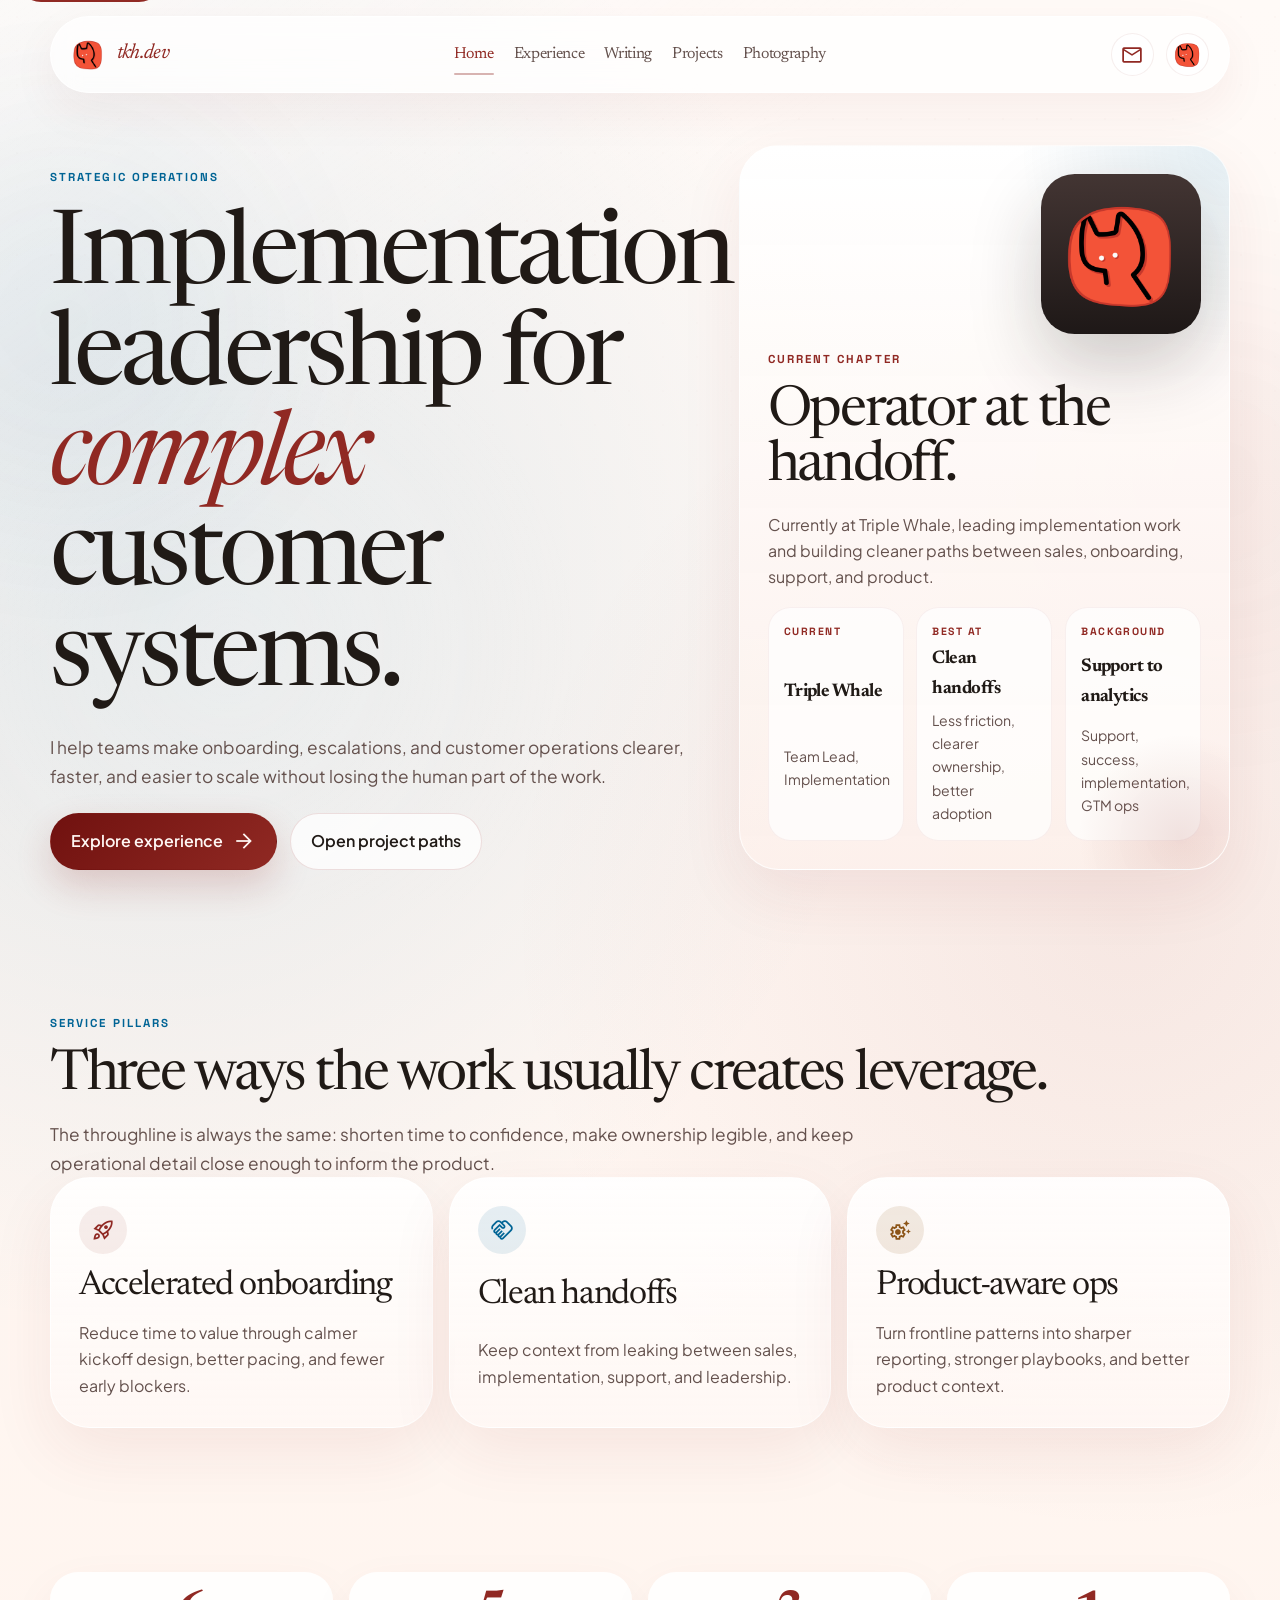
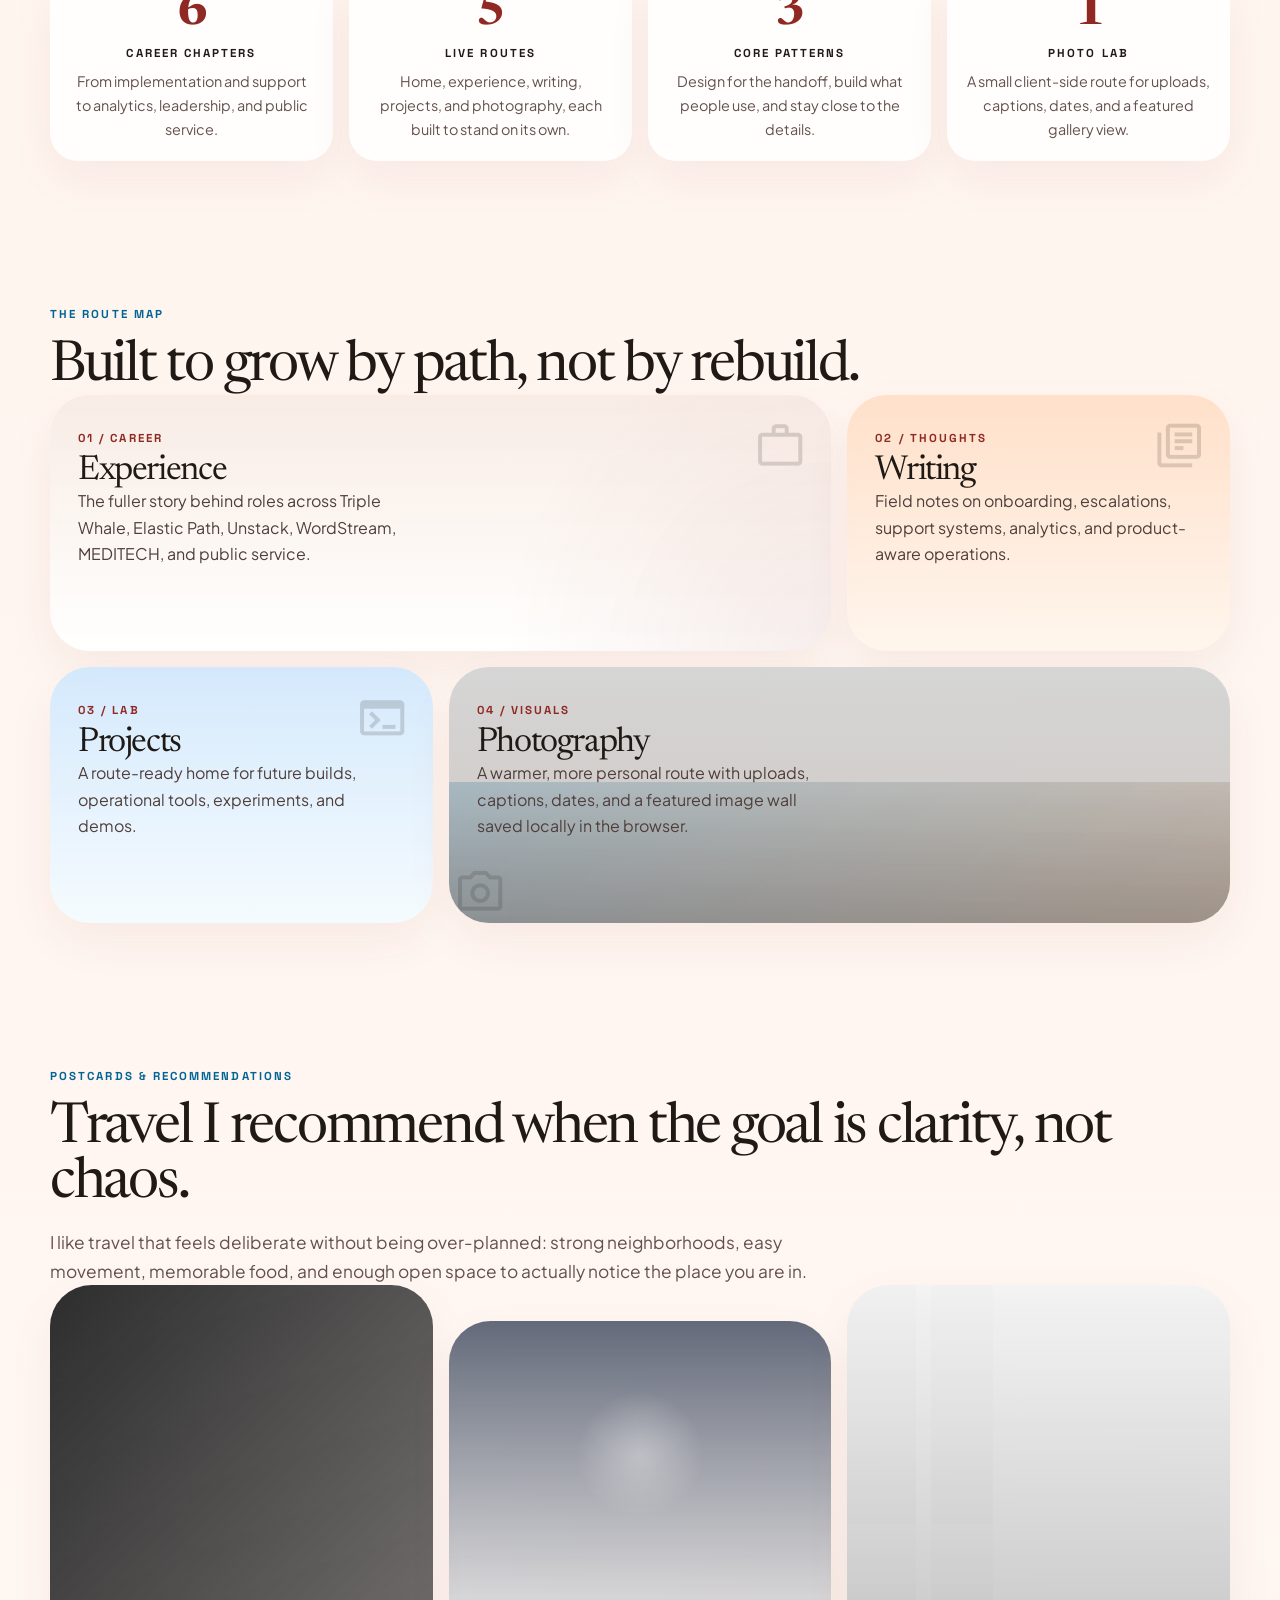
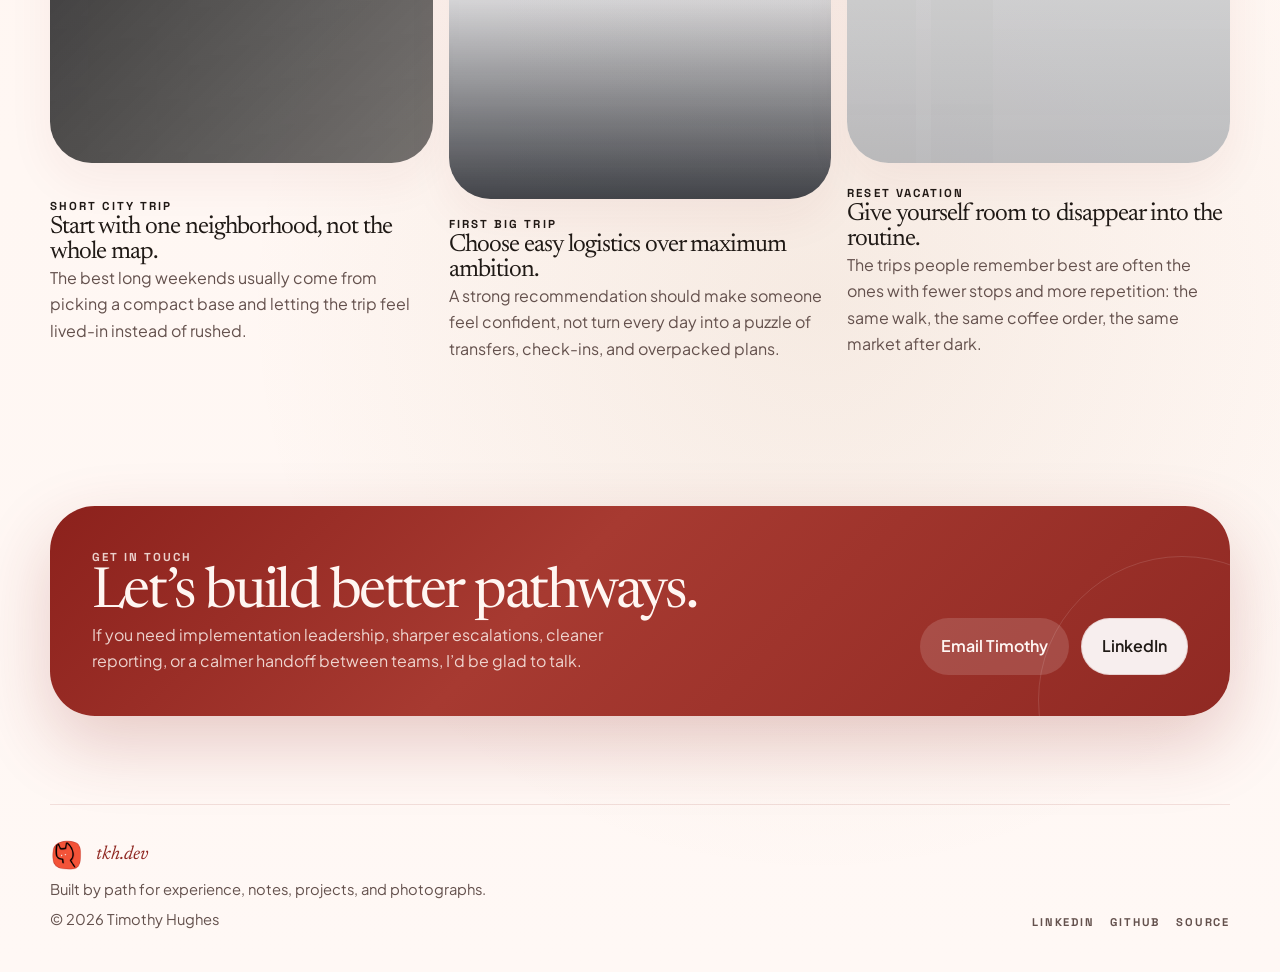
<file: index.html>
<!doctype html>
<html lang="en">
  <head>
    <meta charset="utf-8">
    <meta name="viewport" content="width=device-width, initial-scale=1">
    <title>Timothy Hughes | tkh.dev</title>
    <meta
      name="description"
      content="The home base for Timothy Hughes: implementation leadership, customer operations, writing, projects, and photography on tkh.dev."
    >
    <meta name="theme-color" content="#902923">
    <link rel="icon" href="/assets/favicon.png" type="image/png">
    <link rel="preconnect" href="https://fonts.googleapis.com">
    <link rel="preconnect" href="https://fonts.gstatic.com" crossorigin>
    <link
      href="https://fonts.googleapis.com/css2?family=Newsreader:ital,opsz,wght@0,6..72,200..800;1,6..72,200..800&amp;family=Plus+Jakarta+Sans:wght@200..800&amp;family=Space+Grotesk:wght@400;500;700&amp;family=Material+Symbols+Outlined:wght,FILL@100..700,0..1&amp;display=swap"
      rel="stylesheet"
    >
    <link rel="stylesheet" href="/styles.css">
    <script defer src="/script.js"></script>
  </head>
  <body data-page="home">
    <a class="skip-link" href="#content">Skip to content</a>
    <div class="page-glow page-glow-left" aria-hidden="true"></div>
    <div class="page-glow page-glow-right" aria-hidden="true"></div>

    <header class="site-header">
      <div class="shell header-inner">
        <a class="brand" href="/">
          <img class="brand-logo" src="/assets/logo-red.png" alt="" aria-hidden="true">
          <span class="brand-wordmark">tkh.dev</span>
        </a>
        <nav class="site-nav" aria-label="Primary">
          <a data-nav href="/">Home</a>
          <a data-nav href="/experience/">Experience</a>
          <a data-nav href="/writing/">Writing</a>
          <a data-nav href="/projects/">Projects</a>
          <a data-nav href="/photograph/">Photography</a>
        </nav>
        <div class="header-actions">
          <a class="icon-button" href="mailto:tk.hughes51@gmail.com">
            <span class="material-symbols-outlined" aria-hidden="true">mail</span>
            <span class="visually-hidden">Email Timothy Hughes</span>
          </a>
          <a class="header-badge" href="https://www.linkedin.com/in/tkhughes" target="_blank" rel="noreferrer">
            <img src="/assets/logo-red.png" alt="" aria-hidden="true">
            <span class="visually-hidden">LinkedIn profile</span>
          </a>
        </div>
      </div>
    </header>

    <main id="content">
      <section class="section shell home-hero">
        <div class="hero-copy" data-reveal>
          <p class="eyebrow">Strategic operations</p>
          <h1>Implementation leadership for <span class="accent-word">complex</span> customer systems.</h1>
          <p class="lead">
            I help teams make onboarding, escalations, and customer operations clearer, faster, and
            easier to scale without losing the human part of the work.
          </p>
          <div class="cta-row">
            <a class="button button-primary" href="/experience/">
              Explore experience
              <span class="material-symbols-outlined" aria-hidden="true">arrow_forward</span>
            </a>
            <a class="button button-secondary" href="/projects/">Open project paths</a>
          </div>
        </div>

        <article class="panel hero-figure" data-reveal>
          <div class="hero-seal">
            <img src="/assets/logo-red.png" alt="" aria-hidden="true">
          </div>
          <p class="panel-kicker">Current chapter</p>
          <h2>Operator at the handoff.</h2>
          <p class="hero-figure-copy">
            Currently at Triple Whale, leading implementation work and building cleaner paths between
            sales, onboarding, support, and product.
          </p>
          <div class="hero-mini-grid" aria-label="Quick highlights">
            <article class="hero-mini-card">
              <span class="hero-mini-label">Current</span>
              <strong>Triple Whale</strong>
              <span>Team Lead, Implementation</span>
            </article>
            <article class="hero-mini-card">
              <span class="hero-mini-label">Best at</span>
              <strong>Clean handoffs</strong>
              <span>Less friction, clearer ownership, better adoption</span>
            </article>
            <article class="hero-mini-card">
              <span class="hero-mini-label">Background</span>
              <strong>Support to analytics</strong>
              <span>Support, success, implementation, GTM ops</span>
            </article>
          </div>
        </article>
      </section>

      <section class="section shell">
        <div class="section-heading" data-reveal>
          <p class="eyebrow">Service pillars</p>
          <h2>Three ways the work usually creates leverage.</h2>
          <p class="section-copy">
            The throughline is always the same: shorten time to confidence, make ownership legible,
            and keep operational detail close enough to inform the product.
          </p>
        </div>

        <div class="service-grid">
          <article class="panel service-card" data-reveal>
            <div class="service-icon">
              <span class="material-symbols-outlined" aria-hidden="true">rocket_launch</span>
            </div>
            <h3>Accelerated onboarding</h3>
            <p>Reduce time to value through calmer kickoff design, better pacing, and fewer early blockers.</p>
          </article>

          <article class="panel service-card" data-reveal>
            <div class="service-icon">
              <span class="material-symbols-outlined" aria-hidden="true">handshake</span>
            </div>
            <h3>Clean handoffs</h3>
            <p>Keep context from leaking between sales, implementation, support, and leadership.</p>
          </article>

          <article class="panel service-card" data-reveal>
            <div class="service-icon">
              <span class="material-symbols-outlined" aria-hidden="true">settings_suggest</span>
            </div>
            <h3>Product-aware ops</h3>
            <p>Turn frontline patterns into sharper reporting, stronger playbooks, and better product context.</p>
          </article>
        </div>
      </section>

      <section class="section shell">
        <div class="stat-grid">
          <article class="stat-card" data-reveal>
            <strong class="stat-value">6</strong>
            <span class="stat-label">Career chapters</span>
            <p>From implementation and support to analytics, leadership, and public service.</p>
          </article>

          <article class="stat-card" data-reveal>
            <strong class="stat-value">5</strong>
            <span class="stat-label">Live routes</span>
            <p>Home, experience, writing, projects, and photography, each built to stand on its own.</p>
          </article>

          <article class="stat-card" data-reveal>
            <strong class="stat-value">3</strong>
            <span class="stat-label">Core patterns</span>
            <p>Design for the handoff, build what people use, and stay close to the details.</p>
          </article>

          <article class="stat-card" data-reveal>
            <strong class="stat-value">1</strong>
            <span class="stat-label">Photo lab</span>
            <p>A small client-side route for uploads, captions, dates, and a featured gallery view.</p>
          </article>
        </div>
      </section>

      <section class="section shell">
        <div class="section-heading" data-reveal>
          <p class="eyebrow">The route map</p>
          <h2>Built to grow by path, not by rebuild.</h2>
        </div>

        <div class="route-map-grid">
          <a class="route-map-card route-map-card-large route-map-experience" href="/experience/" data-reveal>
            <div>
              <span class="route-map-number">01 / Career</span>
              <h3>Experience</h3>
              <p>The fuller story behind roles across Triple Whale, Elastic Path, Unstack, WordStream, MEDITECH, and public service.</p>
            </div>
            <span class="route-map-icon material-symbols-outlined" aria-hidden="true">work</span>
          </a>

          <a class="route-map-card route-map-card-small route-map-writing" href="/writing/" data-reveal>
            <div>
              <span class="route-map-number">02 / Thoughts</span>
              <h3>Writing</h3>
              <p>Field notes on onboarding, escalations, support systems, analytics, and product-aware operations.</p>
            </div>
            <span class="route-map-icon material-symbols-outlined" aria-hidden="true">library_books</span>
          </a>

          <a class="route-map-card route-map-card-small route-map-projects" href="/projects/" data-reveal>
            <div>
              <span class="route-map-number">03 / Lab</span>
              <h3>Projects</h3>
              <p>A route-ready home for future builds, operational tools, experiments, and demos.</p>
            </div>
            <span class="route-map-icon material-symbols-outlined" aria-hidden="true">terminal</span>
          </a>

          <a class="route-map-card route-map-card-wide route-map-photography" href="/photograph/" data-reveal>
            <div>
              <span class="route-map-number">04 / Visuals</span>
              <h3>Photography</h3>
              <p>A warmer, more personal route with uploads, captions, dates, and a featured image wall saved locally in the browser.</p>
            </div>
            <span class="route-map-icon material-symbols-outlined" aria-hidden="true">photo_camera</span>
          </a>
        </div>
      </section>

      <section class="section shell" id="travel-recommendations">
        <div class="section-heading" data-reveal>
          <p class="eyebrow">Postcards &amp; recommendations</p>
          <h2>Travel I recommend when the goal is clarity, not chaos.</h2>
          <p class="section-copy">
            I like travel that feels deliberate without being over-planned: strong neighborhoods,
            easy movement, memorable food, and enough open space to actually notice the place you
            are in.
          </p>
        </div>

        <div class="postcard-grid">
          <article class="postcard-card postcard-short" data-reveal>
            <div class="postcard-visual" aria-hidden="true"></div>
            <div>
              <p class="postcard-meta">Short city trip</p>
              <h3 class="postcard-title">Start with one neighborhood, not the whole map.</h3>
              <p class="postcard-copy">
                The best long weekends usually come from picking a compact base and letting the trip
                feel lived-in instead of rushed.
              </p>
            </div>
          </article>

          <article class="postcard-card postcard-first" data-reveal>
            <div class="postcard-visual" aria-hidden="true"></div>
            <div>
              <p class="postcard-meta">First big trip</p>
              <h3 class="postcard-title">Choose easy logistics over maximum ambition.</h3>
              <p class="postcard-copy">
                A strong recommendation should make someone feel confident, not turn every day into a
                puzzle of transfers, check-ins, and overpacked plans.
              </p>
            </div>
          </article>

          <article class="postcard-card postcard-reset" data-reveal>
            <div class="postcard-visual" aria-hidden="true"></div>
            <div>
              <p class="postcard-meta">Reset vacation</p>
              <h3 class="postcard-title">Give yourself room to disappear into the routine.</h3>
              <p class="postcard-copy">
                The trips people remember best are often the ones with fewer stops and more repetition:
                the same walk, the same coffee order, the same market after dark.
              </p>
            </div>
          </article>
        </div>
      </section>

      <section class="section shell">
        <div class="cta-band" data-reveal>
          <div>
            <p class="eyebrow">Get in touch</p>
            <h2>Let’s build better pathways.</h2>
            <p>
              If you need implementation leadership, sharper escalations, cleaner reporting, or a
              calmer handoff between teams, I’d be glad to talk.
            </p>
          </div>

          <div class="cta-band-actions">
            <a class="button button-primary" href="mailto:tk.hughes51@gmail.com">Email Timothy</a>
            <a class="button button-secondary" href="https://www.linkedin.com/in/tkhughes" target="_blank" rel="noreferrer">LinkedIn</a>
          </div>
        </div>
      </section>
    </main>

    <footer class="site-footer">
      <div class="shell footer-inner">
        <div class="footer-copy">
          <a class="footer-brand" href="/">
            <img class="footer-logo" src="/assets/logo-red.png" alt="" aria-hidden="true">
            <span>tkh.dev</span>
          </a>
          <p>Built by path for experience, notes, projects, and photographs.</p>
          <p>&copy; <span data-year></span> Timothy Hughes</p>
        </div>

        <div class="footer-links">
          <a href="https://www.linkedin.com/in/tkhughes" target="_blank" rel="noreferrer">LinkedIn</a>
          <a href="https://github.com/tim-k-hughes" target="_blank" rel="noreferrer">GitHub</a>
          <a href="https://github.com/tim-k-hughes/tkh.dev" target="_blank" rel="noreferrer">Source</a>
        </div>
      </div>
    </footer>
  </body>
</html>
</file>
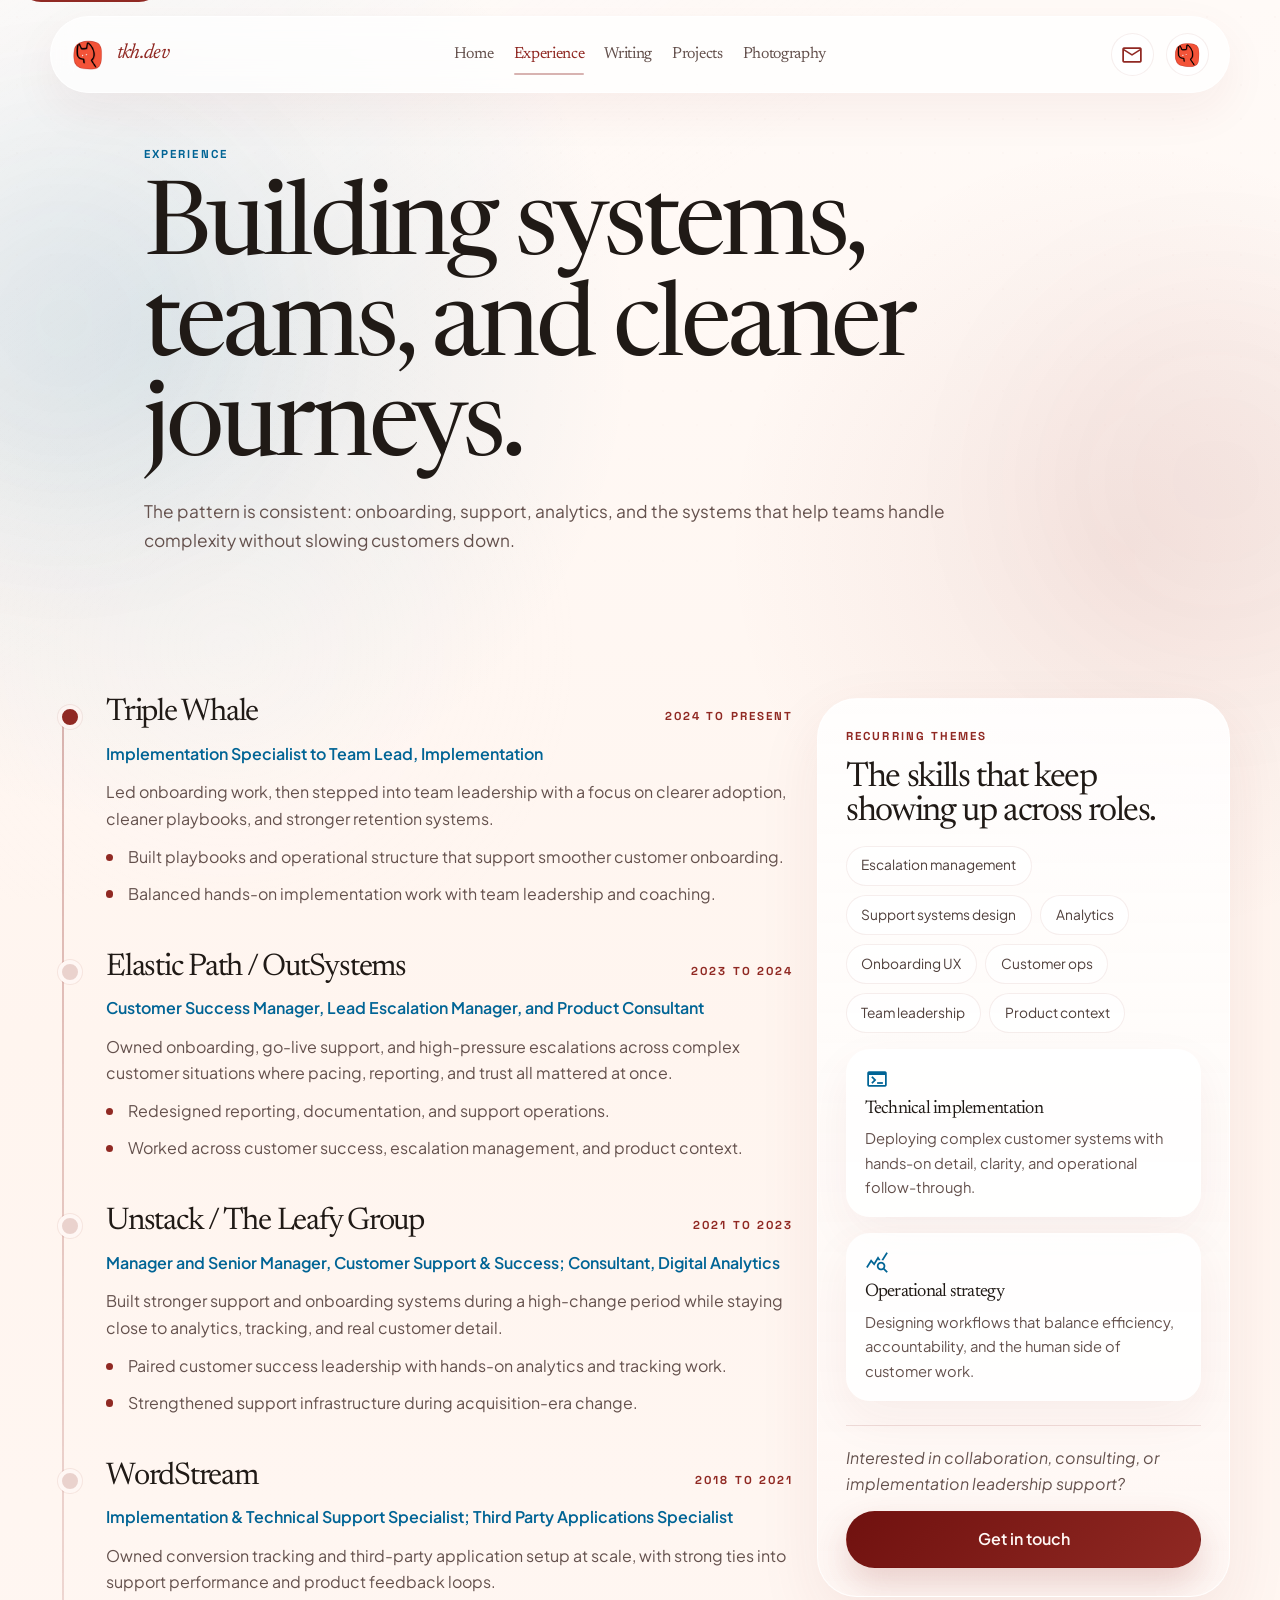
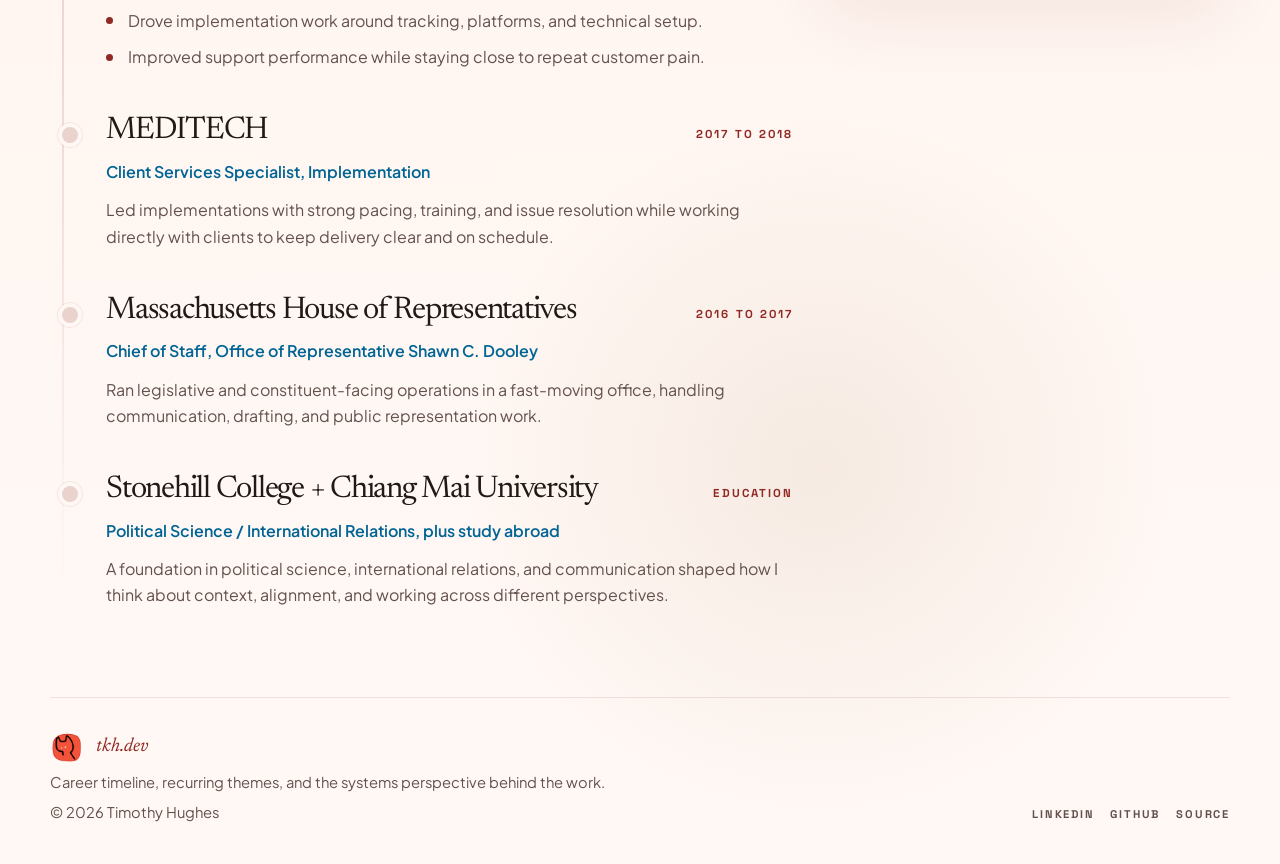
<file: experience/index.html>
<!doctype html>
<html lang="en">
  <head>
    <meta charset="utf-8">
    <meta name="viewport" content="width=device-width, initial-scale=1">
    <title>Experience | Timothy Hughes</title>
    <meta
      name="description"
      content="Career experience for Timothy Hughes across Triple Whale, Elastic Path, Unstack, WordStream, MEDITECH, and public service."
    >
    <meta name="theme-color" content="#902923">
    <link rel="icon" href="/assets/favicon.png" type="image/png">
    <link rel="preconnect" href="https://fonts.googleapis.com">
    <link rel="preconnect" href="https://fonts.gstatic.com" crossorigin>
    <link
      href="https://fonts.googleapis.com/css2?family=Newsreader:ital,opsz,wght@0,6..72,200..800;1,6..72,200..800&amp;family=Plus+Jakarta+Sans:wght@200..800&amp;family=Space+Grotesk:wght@400;500;700&amp;family=Material+Symbols+Outlined:wght,FILL@100..700,0..1&amp;display=swap"
      rel="stylesheet"
    >
    <link rel="stylesheet" href="/styles.css">
    <script defer src="/script.js"></script>
  </head>
  <body data-page="experience">
    <a class="skip-link" href="#content">Skip to content</a>
    <div class="page-glow page-glow-left" aria-hidden="true"></div>
    <div class="page-glow page-glow-right" aria-hidden="true"></div>

    <header class="site-header">
      <div class="shell header-inner">
        <a class="brand" href="/">
          <img class="brand-logo" src="/assets/logo-red.png" alt="" aria-hidden="true">
          <span class="brand-wordmark">tkh.dev</span>
        </a>
        <nav class="site-nav" aria-label="Primary">
          <a data-nav href="/">Home</a>
          <a data-nav href="/experience/">Experience</a>
          <a data-nav href="/writing/">Writing</a>
          <a data-nav href="/projects/">Projects</a>
          <a data-nav href="/photograph/">Photography</a>
        </nav>
        <div class="header-actions">
          <a class="icon-button" href="mailto:tk.hughes51@gmail.com">
            <span class="material-symbols-outlined" aria-hidden="true">mail</span>
            <span class="visually-hidden">Email Timothy Hughes</span>
          </a>
          <a class="header-badge" href="https://www.linkedin.com/in/tkhughes" target="_blank" rel="noreferrer">
            <img src="/assets/logo-red.png" alt="" aria-hidden="true">
            <span class="visually-hidden">LinkedIn profile</span>
          </a>
        </div>
      </div>
    </header>

    <main id="content">
      <section class="section shell experience-hero">
        <div class="page-intro" data-reveal>
          <p class="eyebrow">Experience</p>
          <h1>Building systems, teams, and cleaner journeys.</h1>
          <p class="lead">
            The pattern is consistent: onboarding, support, analytics, and the systems that help
            teams handle complexity without slowing customers down.
          </p>
        </div>
      </section>

      <section class="section shell experience-layout-new">
        <section class="timeline" aria-label="Career timeline">
          <article class="timeline-item is-current" data-reveal>
            <span class="timeline-node" aria-hidden="true"></span>
            <div class="timeline-header">
              <h2 class="timeline-role">Triple Whale</h2>
              <span class="timeline-date">2024 to present</span>
            </div>
            <p class="timeline-company">Implementation Specialist to Team Lead, Implementation</p>
            <p class="timeline-copy">
              Led onboarding work, then stepped into team leadership with a focus on clearer adoption,
              cleaner playbooks, and stronger retention systems.
            </p>
            <ul class="timeline-list">
              <li>Built playbooks and operational structure that support smoother customer onboarding.</li>
              <li>Balanced hands-on implementation work with team leadership and coaching.</li>
            </ul>
          </article>

          <article class="timeline-item" data-reveal>
            <span class="timeline-node" aria-hidden="true"></span>
            <div class="timeline-header">
              <h2 class="timeline-role">Elastic Path / OutSystems</h2>
              <span class="timeline-date">2023 to 2024</span>
            </div>
            <p class="timeline-company">Customer Success Manager, Lead Escalation Manager, and Product Consultant</p>
            <p class="timeline-copy">
              Owned onboarding, go-live support, and high-pressure escalations across complex customer
              situations where pacing, reporting, and trust all mattered at once.
            </p>
            <ul class="timeline-list">
              <li>Redesigned reporting, documentation, and support operations.</li>
              <li>Worked across customer success, escalation management, and product context.</li>
            </ul>
          </article>

          <article class="timeline-item" data-reveal>
            <span class="timeline-node" aria-hidden="true"></span>
            <div class="timeline-header">
              <h2 class="timeline-role">Unstack / The Leafy Group</h2>
              <span class="timeline-date">2021 to 2023</span>
            </div>
            <p class="timeline-company">Manager and Senior Manager, Customer Support &amp; Success; Consultant, Digital Analytics</p>
            <p class="timeline-copy">
              Built stronger support and onboarding systems during a high-change period while staying
              close to analytics, tracking, and real customer detail.
            </p>
            <ul class="timeline-list">
              <li>Paired customer success leadership with hands-on analytics and tracking work.</li>
              <li>Strengthened support infrastructure during acquisition-era change.</li>
            </ul>
          </article>

          <article class="timeline-item" data-reveal>
            <span class="timeline-node" aria-hidden="true"></span>
            <div class="timeline-header">
              <h2 class="timeline-role">WordStream</h2>
              <span class="timeline-date">2018 to 2021</span>
            </div>
            <p class="timeline-company">Implementation &amp; Technical Support Specialist; Third Party Applications Specialist</p>
            <p class="timeline-copy">
              Owned conversion tracking and third-party application setup at scale, with strong ties
              into support performance and product feedback loops.
            </p>
            <ul class="timeline-list">
              <li>Drove implementation work around tracking, platforms, and technical setup.</li>
              <li>Improved support performance while staying close to repeat customer pain.</li>
            </ul>
          </article>

          <article class="timeline-item" data-reveal>
            <span class="timeline-node" aria-hidden="true"></span>
            <div class="timeline-header">
              <h2 class="timeline-role">MEDITECH</h2>
              <span class="timeline-date">2017 to 2018</span>
            </div>
            <p class="timeline-company">Client Services Specialist, Implementation</p>
            <p class="timeline-copy">
              Led implementations with strong pacing, training, and issue resolution while working
              directly with clients to keep delivery clear and on schedule.
            </p>
          </article>

          <article class="timeline-item" data-reveal>
            <span class="timeline-node" aria-hidden="true"></span>
            <div class="timeline-header">
              <h2 class="timeline-role">Massachusetts House of Representatives</h2>
              <span class="timeline-date">2016 to 2017</span>
            </div>
            <p class="timeline-company">Chief of Staff, Office of Representative Shawn C. Dooley</p>
            <p class="timeline-copy">
              Ran legislative and constituent-facing operations in a fast-moving office, handling
              communication, drafting, and public representation work.
            </p>
          </article>

          <article class="timeline-item" data-reveal>
            <span class="timeline-node" aria-hidden="true"></span>
            <div class="timeline-header">
              <h2 class="timeline-role">Stonehill College + Chiang Mai University</h2>
              <span class="timeline-date">Education</span>
            </div>
            <p class="timeline-company">Political Science / International Relations, plus study abroad</p>
            <p class="timeline-copy">
              A foundation in political science, international relations, and communication shaped how
              I think about context, alignment, and working across different perspectives.
            </p>
          </article>
        </section>

        <aside data-reveal>
          <div class="panel theme-panel">
            <p class="panel-kicker">Recurring themes</p>
            <h3>The skills that keep showing up across roles.</h3>
            <div class="theme-chip-row">
              <span class="theme-chip">Escalation management</span>
              <span class="theme-chip">Support systems design</span>
              <span class="theme-chip">Analytics</span>
              <span class="theme-chip">Onboarding UX</span>
              <span class="theme-chip">Customer ops</span>
              <span class="theme-chip">Team leadership</span>
              <span class="theme-chip">Product context</span>
            </div>

            <div class="competency-list">
              <article class="competency-card">
                <span class="competency-icon material-symbols-outlined" aria-hidden="true">terminal</span>
                <h4>Technical implementation</h4>
                <p>Deploying complex customer systems with hands-on detail, clarity, and operational follow-through.</p>
              </article>

              <article class="competency-card">
                <span class="competency-icon material-symbols-outlined" aria-hidden="true">query_stats</span>
                <h4>Operational strategy</h4>
                <p>Designing workflows that balance efficiency, accountability, and the human side of customer work.</p>
              </article>
            </div>

            <div class="experience-cta">
              <p>Interested in collaboration, consulting, or implementation leadership support?</p>
              <a class="button button-primary" href="mailto:tk.hughes51@gmail.com">Get in touch</a>
            </div>
          </div>
        </aside>
      </section>
    </main>

    <footer class="site-footer">
      <div class="shell footer-inner">
        <div class="footer-copy">
          <a class="footer-brand" href="/">
            <img class="footer-logo" src="/assets/logo-red.png" alt="" aria-hidden="true">
            <span>tkh.dev</span>
          </a>
          <p>Career timeline, recurring themes, and the systems perspective behind the work.</p>
          <p>&copy; <span data-year></span> Timothy Hughes</p>
        </div>

        <div class="footer-links">
          <a href="https://www.linkedin.com/in/tkhughes" target="_blank" rel="noreferrer">LinkedIn</a>
          <a href="https://github.com/tim-k-hughes" target="_blank" rel="noreferrer">GitHub</a>
          <a href="https://github.com/tim-k-hughes/tkh.dev" target="_blank" rel="noreferrer">Source</a>
        </div>
      </div>
    </footer>
  </body>
</html>
</file>
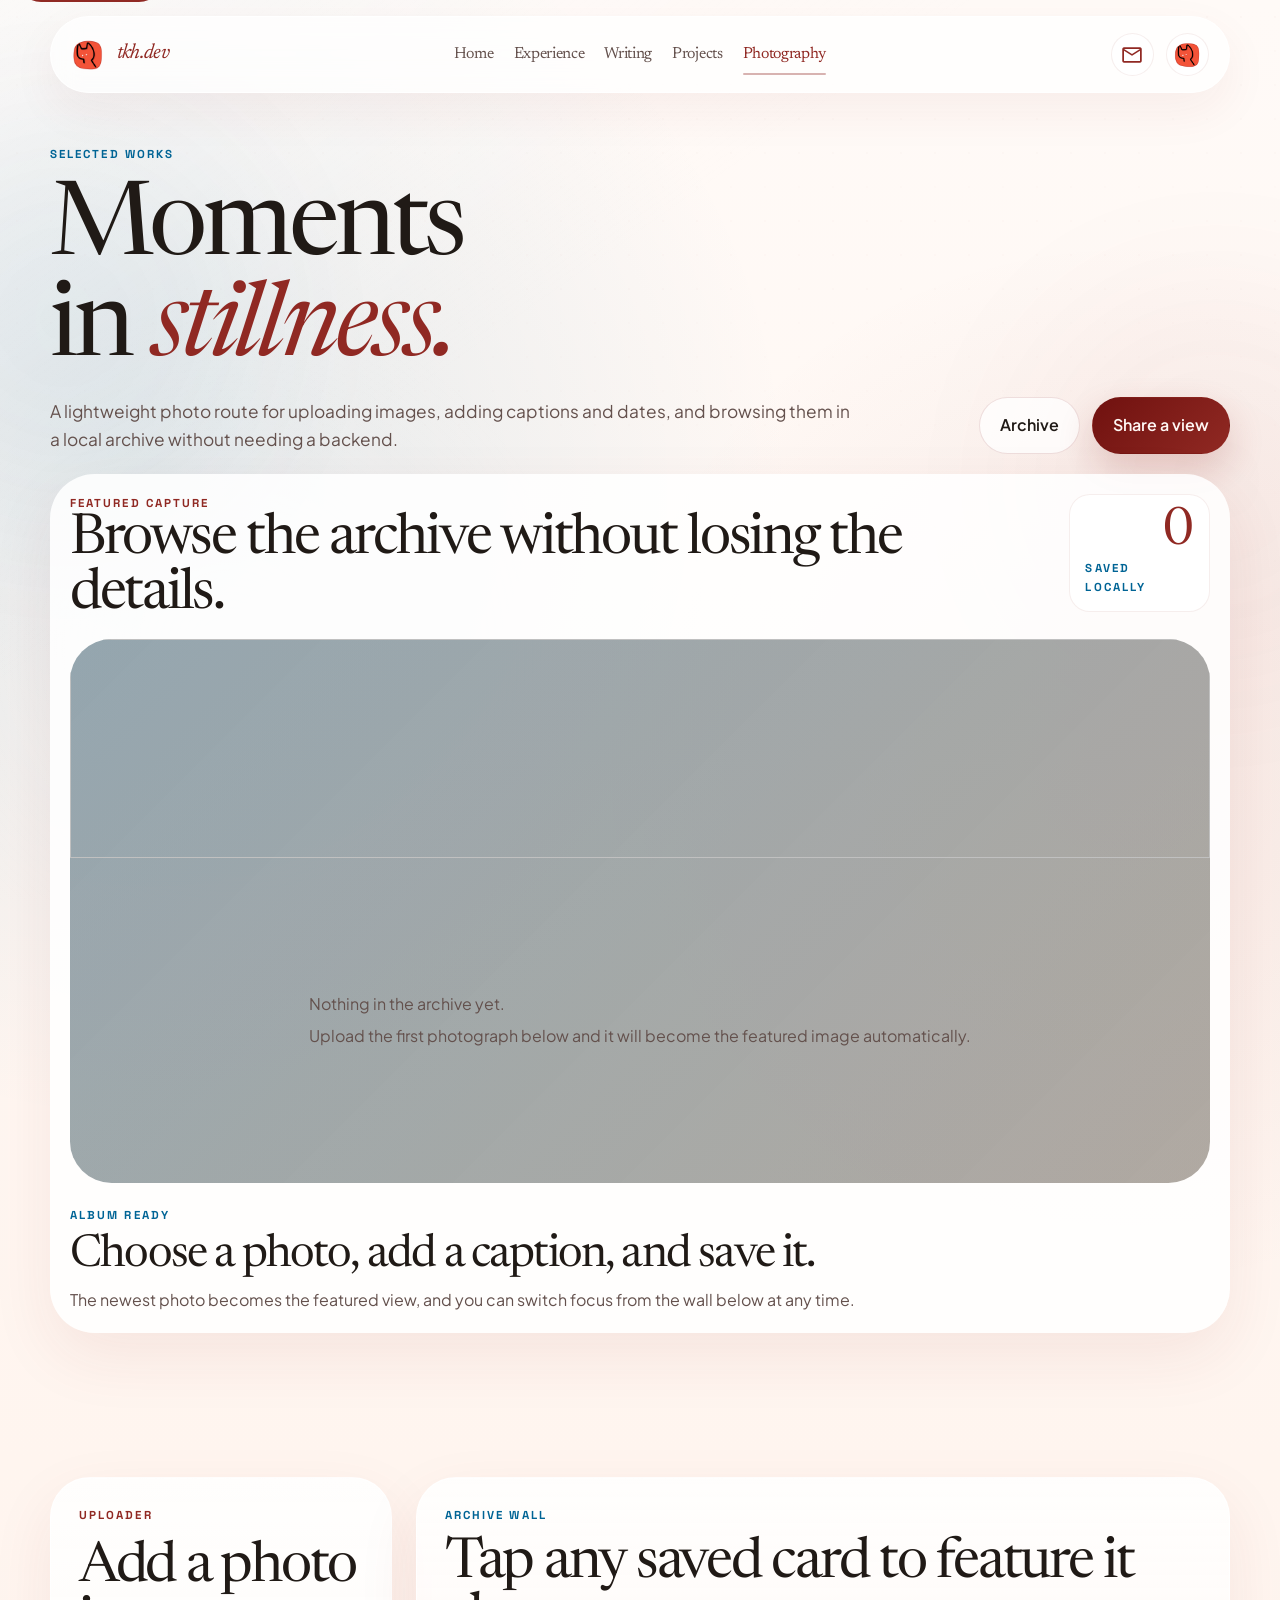
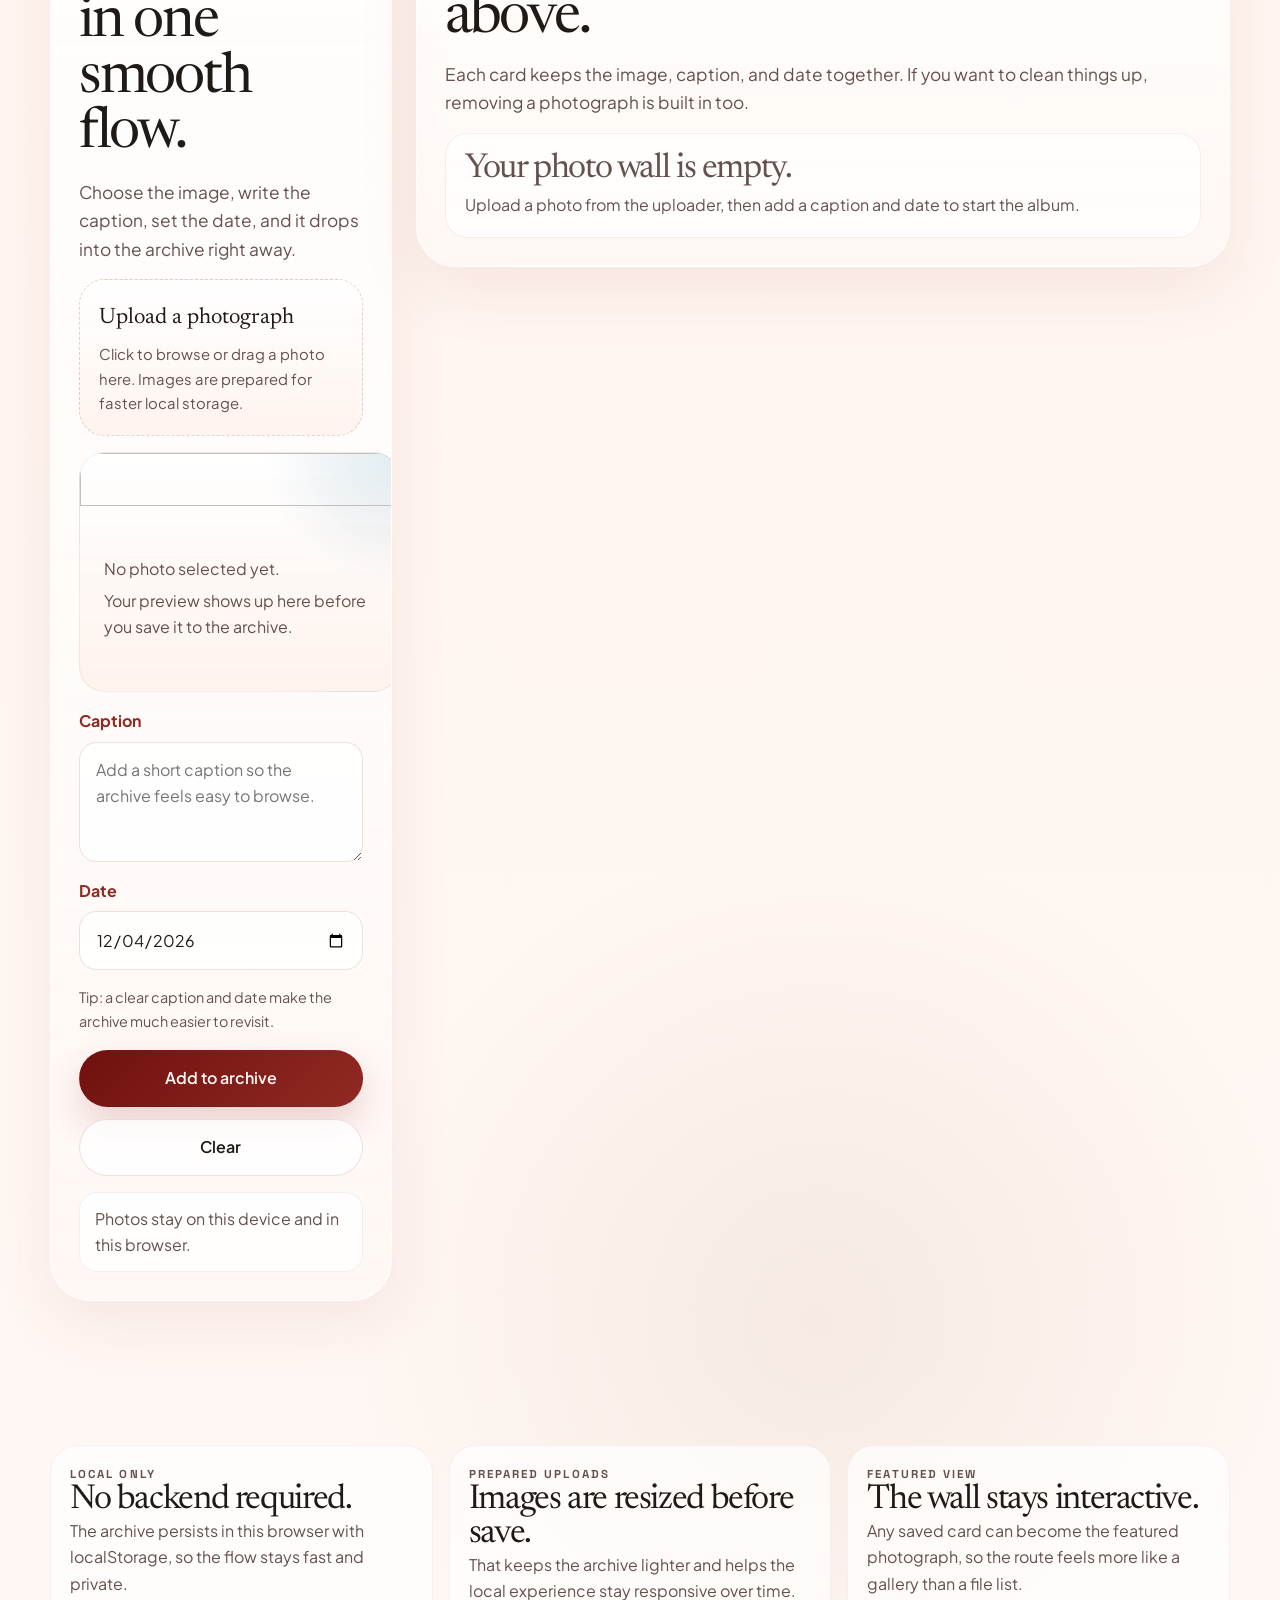
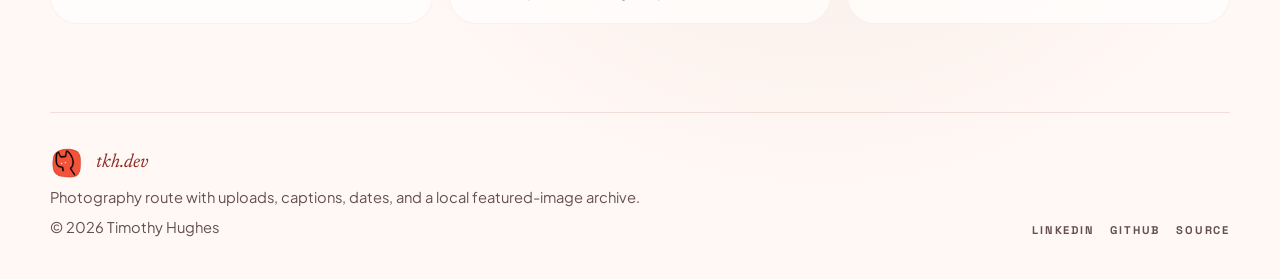
<file: photograph/index.html>
<!doctype html>
<html lang="en">
  <head>
    <meta charset="utf-8">
    <meta name="viewport" content="width=device-width, initial-scale=1">
    <title>Photography | tkh.dev</title>
    <meta
      name="description"
      content="A friendly photograph section for uploading photos, adding captions and dates, and browsing them in a local album view."
    >
    <meta name="theme-color" content="#902923">
    <link rel="icon" href="/assets/favicon.png" type="image/png">
    <link rel="preconnect" href="https://fonts.googleapis.com">
    <link rel="preconnect" href="https://fonts.gstatic.com" crossorigin>
    <link
      href="https://fonts.googleapis.com/css2?family=Newsreader:ital,opsz,wght@0,6..72,200..800;1,6..72,200..800&amp;family=Plus+Jakarta+Sans:wght@200..800&amp;family=Space+Grotesk:wght@400;500;700&amp;family=Material+Symbols+Outlined:wght,FILL@100..700,0..1&amp;display=swap"
      rel="stylesheet"
    >
    <link rel="stylesheet" href="/styles.css">
    <script defer src="/script.js"></script>
  </head>
  <body data-page="photograph">
    <a class="skip-link" href="#content">Skip to content</a>
    <div class="page-glow page-glow-left" aria-hidden="true"></div>
    <div class="page-glow page-glow-right" aria-hidden="true"></div>

    <header class="site-header">
      <div class="shell header-inner">
        <a class="brand" href="/">
          <img class="brand-logo" src="/assets/logo-red.png" alt="" aria-hidden="true">
          <span class="brand-wordmark">tkh.dev</span>
        </a>
        <nav class="site-nav" aria-label="Primary">
          <a data-nav href="/">Home</a>
          <a data-nav href="/experience/">Experience</a>
          <a data-nav href="/writing/">Writing</a>
          <a data-nav href="/projects/">Projects</a>
          <a data-nav href="/photograph/">Photography</a>
        </nav>
        <div class="header-actions">
          <a class="icon-button" href="mailto:tk.hughes51@gmail.com">
            <span class="material-symbols-outlined" aria-hidden="true">mail</span>
            <span class="visually-hidden">Email Timothy Hughes</span>
          </a>
          <a class="header-badge" href="https://www.linkedin.com/in/tkhughes" target="_blank" rel="noreferrer">
            <img src="/assets/logo-red.png" alt="" aria-hidden="true">
            <span class="visually-hidden">LinkedIn profile</span>
          </a>
        </div>
      </div>
    </header>

    <main id="content" data-photo-app>
      <section class="section shell photo-hero">
        <div class="photo-hero-head" data-reveal>
          <div class="page-intro">
            <p class="eyebrow">Selected works</p>
            <h1>Moments in <span class="accent-word">stillness.</span></h1>
            <p class="lead">
              A lightweight photo route for uploading images, adding captions and dates, and browsing
              them in a local archive without needing a backend.
            </p>
          </div>

          <div class="photo-hero-actions">
            <a class="button button-secondary" href="#photo-wall">Archive</a>
            <a class="button button-primary" href="#share-a-view">Share a view</a>
          </div>
        </div>

        <article class="album-stage" data-reveal>
          <div class="album-stage-head">
            <div>
              <p class="panel-kicker">Featured capture</p>
              <h2>Browse the archive without losing the details.</h2>
            </div>

            <div class="album-count" aria-label="Saved photo count">
              <span class="album-count-number" data-photo-count>0</span>
              <span class="album-count-label">Saved locally</span>
            </div>
          </div>

          <div class="album-feature is-empty" data-photo-feature>
            <div class="album-feature-media">
              <img class="album-feature-image" data-feature-image alt="" hidden>
              <div class="album-feature-placeholder" data-feature-placeholder>
                <p>Nothing in the archive yet.</p>
                <p>Upload the first photograph below and it will become the featured image automatically.</p>
              </div>
            </div>

            <div class="album-feature-copy">
              <p class="album-feature-date" data-feature-date>Archive ready</p>
              <h3 class="album-feature-caption" data-feature-caption>Choose a photo, add a caption, and save it.</h3>
              <p class="album-feature-description" data-feature-description>
                The newest photograph becomes the featured view, and you can switch focus from the
                wall below whenever you want.
              </p>
            </div>
          </div>
        </article>
      </section>

      <section class="section shell photo-lab">
        <article class="panel photo-composer-card" id="share-a-view" data-reveal>
          <p class="panel-kicker">Uploader</p>
          <h2>Add a photo in one smooth flow.</h2>
          <p class="section-copy">
            Choose the image, write the caption, set the date, and it drops into the archive right
            away.
          </p>

          <form class="photo-form" data-photo-form>
            <label class="photo-dropzone" for="photo-upload" data-photo-dropzone>
              <input
                class="photo-dropzone-input"
                id="photo-upload"
                name="photo"
                type="file"
                accept="image/*"
                data-photo-input
              >
              <span class="photo-dropzone-copy">
                <span class="photo-dropzone-title">Upload a photograph</span>
                <span class="photo-dropzone-meta">
                  Click to browse or drag a photo here. Images are prepared for faster local storage.
                </span>
              </span>
            </label>

            <div class="photo-preview">
              <img class="photo-preview-image" data-photo-preview-image alt="" hidden>
              <div class="photo-preview-placeholder" data-photo-preview-placeholder>
                <p>No photo selected yet.</p>
                <p>Your preview shows up here before you save it to the archive.</p>
              </div>
            </div>

            <div class="field-grid">
              <label class="field">
                <span>Caption</span>
                <textarea
                  name="caption"
                  rows="3"
                  maxlength="180"
                  placeholder="Add a short caption so the archive feels easy to browse."
                  data-photo-caption
                ></textarea>
              </label>

              <label class="field">
                <span>Date</span>
                <input name="date" type="date" data-photo-date>
              </label>
            </div>

            <p class="field-help">Tip: a clear caption and date make the archive much easier to revisit.</p>

            <div class="photo-form-actions">
              <button class="button button-primary" type="submit">Add to archive</button>
              <button class="button button-secondary" type="button" data-photo-reset>Clear</button>
            </div>

            <p class="photo-status" data-photo-status aria-live="polite">
              Photos stay on this device and in this browser.
            </p>
          </form>
        </article>

        <article class="panel album-grid-panel" id="photo-wall" data-reveal>
          <div class="album-grid-heading">
            <p class="eyebrow">Archive wall</p>
            <h2>Tap any saved card to feature it above.</h2>
            <p class="section-copy">
              Each card keeps the image, caption, and date together. If you want to clean things up,
              removing a photograph is built in too.
            </p>
          </div>

          <div class="album-grid" data-photo-gallery></div>
        </article>
      </section>

      <section class="section shell">
        <div class="photo-notes">
          <article class="photo-note" data-reveal>
            <p class="panel-kicker">Local only</p>
            <h3>No backend required.</h3>
            <p>The archive persists in this browser with localStorage, so the flow stays fast and private.</p>
          </article>

          <article class="photo-note" data-reveal>
            <p class="panel-kicker">Prepared uploads</p>
            <h3>Images are resized before save.</h3>
            <p>That keeps the archive lighter and helps the local experience stay responsive over time.</p>
          </article>

          <article class="photo-note" data-reveal>
            <p class="panel-kicker">Featured view</p>
            <h3>The wall stays interactive.</h3>
            <p>Any saved card can become the featured photograph, so the route feels more like a gallery than a file list.</p>
          </article>
        </div>
      </section>
    </main>

    <footer class="site-footer">
      <div class="shell footer-inner">
        <div class="footer-copy">
          <a class="footer-brand" href="/">
            <img class="footer-logo" src="/assets/logo-red.png" alt="" aria-hidden="true">
            <span>tkh.dev</span>
          </a>
          <p>Photography route with uploads, captions, dates, and a local featured-image archive.</p>
          <p>&copy; <span data-year></span> Timothy Hughes</p>
        </div>

        <div class="footer-links">
          <a href="https://www.linkedin.com/in/tkhughes" target="_blank" rel="noreferrer">LinkedIn</a>
          <a href="https://github.com/tim-k-hughes" target="_blank" rel="noreferrer">GitHub</a>
          <a href="https://github.com/tim-k-hughes/tkh.dev" target="_blank" rel="noreferrer">Source</a>
        </div>
      </div>
    </footer>
  </body>
</html>
</file>
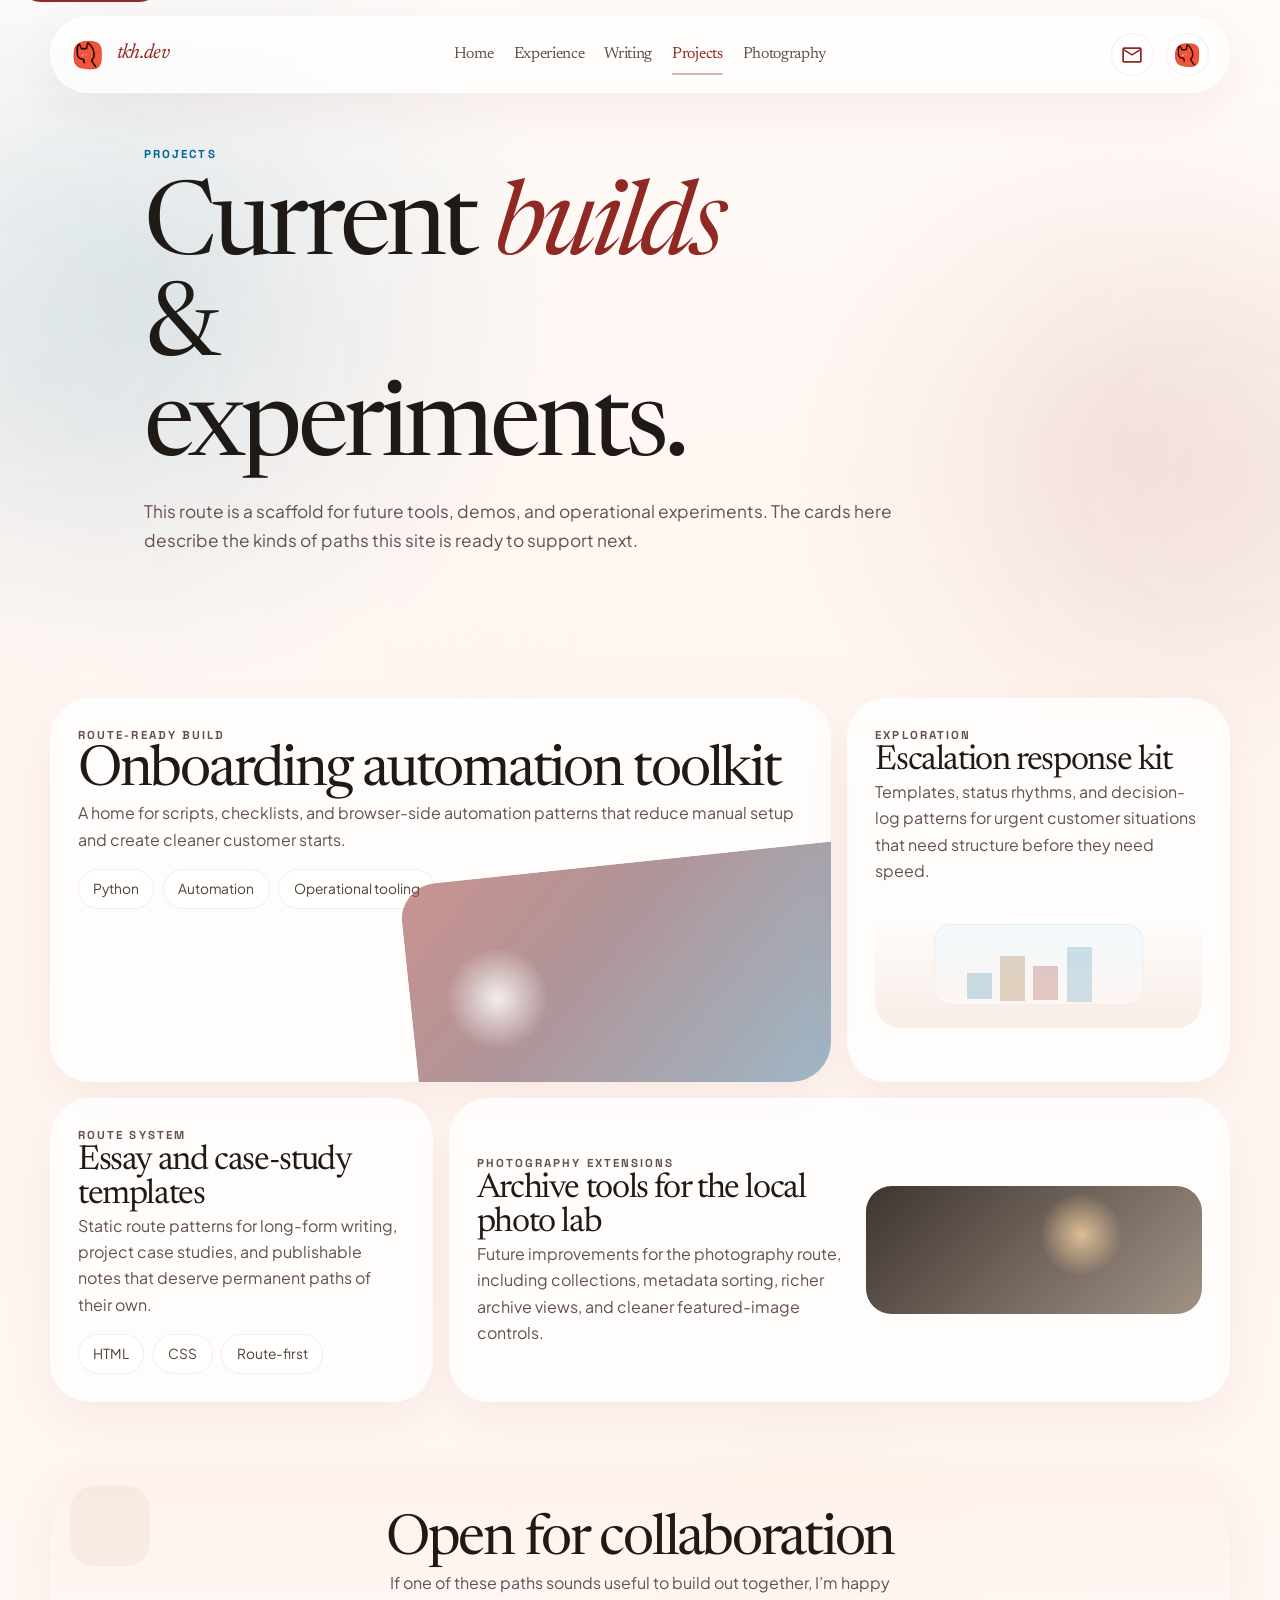
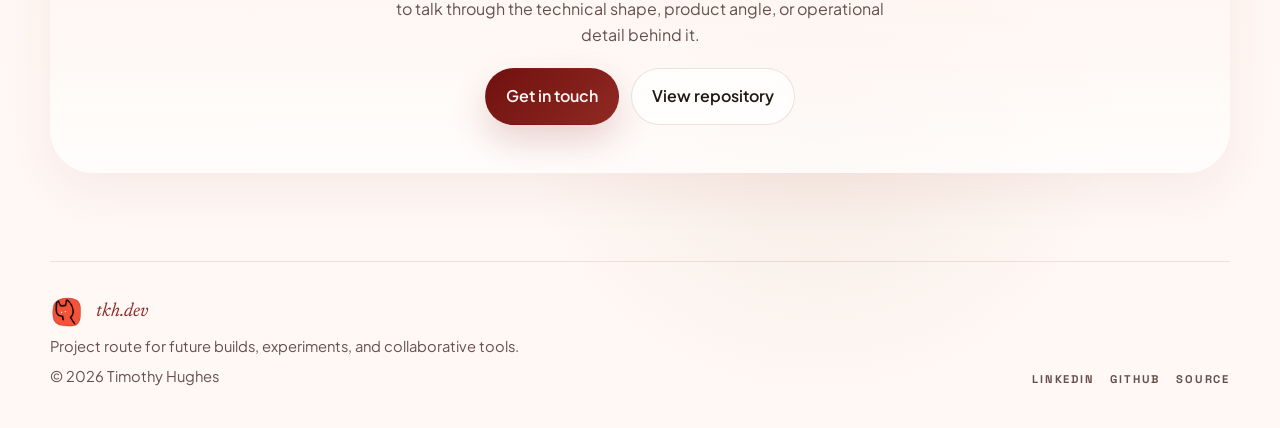
<file: projects/index.html>
<!doctype html>
<html lang="en">
  <head>
    <meta charset="utf-8">
    <meta name="viewport" content="width=device-width, initial-scale=1">
    <title>Projects | tkh.dev</title>
    <meta
      name="description"
      content="Project paths for tkh.dev. A route-first structure for future builds, demos, and experiments."
    >
    <meta name="theme-color" content="#902923">
    <link rel="icon" href="/assets/favicon.png" type="image/png">
    <link rel="preconnect" href="https://fonts.googleapis.com">
    <link rel="preconnect" href="https://fonts.gstatic.com" crossorigin>
    <link
      href="https://fonts.googleapis.com/css2?family=Newsreader:ital,opsz,wght@0,6..72,200..800;1,6..72,200..800&amp;family=Plus+Jakarta+Sans:wght@200..800&amp;family=Space+Grotesk:wght@400;500;700&amp;family=Material+Symbols+Outlined:wght,FILL@100..700,0..1&amp;display=swap"
      rel="stylesheet"
    >
    <link rel="stylesheet" href="/styles.css">
    <script defer src="/script.js"></script>
  </head>
  <body data-page="projects">
    <a class="skip-link" href="#content">Skip to content</a>
    <div class="page-glow page-glow-left" aria-hidden="true"></div>
    <div class="page-glow page-glow-right" aria-hidden="true"></div>

    <header class="site-header">
      <div class="shell header-inner">
        <a class="brand" href="/">
          <img class="brand-logo" src="/assets/logo-red.png" alt="" aria-hidden="true">
          <span class="brand-wordmark">tkh.dev</span>
        </a>
        <nav class="site-nav" aria-label="Primary">
          <a data-nav href="/">Home</a>
          <a data-nav href="/experience/">Experience</a>
          <a data-nav href="/writing/">Writing</a>
          <a data-nav href="/projects/">Projects</a>
          <a data-nav href="/photograph/">Photography</a>
        </nav>
        <div class="header-actions">
          <a class="icon-button" href="mailto:tk.hughes51@gmail.com">
            <span class="material-symbols-outlined" aria-hidden="true">mail</span>
            <span class="visually-hidden">Email Timothy Hughes</span>
          </a>
          <a class="header-badge" href="https://www.linkedin.com/in/tkhughes" target="_blank" rel="noreferrer">
            <img src="/assets/logo-red.png" alt="" aria-hidden="true">
            <span class="visually-hidden">LinkedIn profile</span>
          </a>
        </div>
      </div>
    </header>

    <main id="content">
      <section class="section shell projects-hero">
        <div class="page-intro" data-reveal>
          <p class="eyebrow">Projects</p>
          <h1>Current <span class="accent-word">builds</span> &amp; experiments.</h1>
          <p class="lead">
            This route is a scaffold for future tools, demos, and operational experiments. The cards
            here describe the kinds of paths this site is ready to support next.
          </p>
        </div>
      </section>

      <section class="section shell">
        <div class="project-grid">
          <article class="project-card project-card-feature" data-reveal>
            <div>
              <p class="project-label">Route-ready build</p>
              <h2>Onboarding automation toolkit</h2>
              <p>
                A home for scripts, checklists, and browser-side automation patterns that reduce
                manual setup and create cleaner customer starts.
              </p>
            </div>
            <div class="project-tags">
              <span class="project-tag">Python</span>
              <span class="project-tag">Automation</span>
              <span class="project-tag">Operational tooling</span>
            </div>
            <div class="project-art project-art-flow" aria-hidden="true"></div>
          </article>

          <article class="project-card project-card-compact" data-reveal>
            <div>
              <p class="project-label">Exploration</p>
              <h3>Escalation response kit</h3>
              <p>
                Templates, status rhythms, and decision-log patterns for urgent customer situations
                that need structure before they need speed.
              </p>
            </div>
            <div class="project-art project-art-dashboard" aria-hidden="true"></div>
          </article>

          <article class="project-card project-card-compact" data-reveal>
            <div>
              <p class="project-label">Route system</p>
              <h3>Essay and case-study templates</h3>
              <p>
                Static route patterns for long-form writing, project case studies, and publishable
                notes that deserve permanent paths of their own.
              </p>
            </div>
            <div class="project-tags">
              <span class="project-tag">HTML</span>
              <span class="project-tag">CSS</span>
              <span class="project-tag">Route-first</span>
            </div>
          </article>

          <article class="project-card project-card-wide" data-reveal>
            <div>
              <p class="project-label">Photography extensions</p>
              <h3>Archive tools for the local photo lab</h3>
              <p>
                Future improvements for the photography route, including collections, metadata
                sorting, richer archive views, and cleaner featured-image controls.
              </p>
            </div>
            <div class="project-art project-art-photo" aria-hidden="true"></div>
          </article>
        </div>

        <div class="collab-band" data-reveal>
          <h2>Open for collaboration</h2>
          <p>
            If one of these paths sounds useful to build out together, I’m happy to talk through the
            technical shape, product angle, or operational detail behind it.
          </p>
          <div class="collab-actions">
            <a class="button button-primary" href="mailto:tk.hughes51@gmail.com">Get in touch</a>
            <a class="button button-secondary" href="https://github.com/tim-k-hughes/tkh.dev" target="_blank" rel="noreferrer">View repository</a>
          </div>
        </div>
      </section>
    </main>

    <footer class="site-footer">
      <div class="shell footer-inner">
        <div class="footer-copy">
          <a class="footer-brand" href="/">
            <img class="footer-logo" src="/assets/logo-red.png" alt="" aria-hidden="true">
            <span>tkh.dev</span>
          </a>
          <p>Project route for future builds, experiments, and collaborative tools.</p>
          <p>&copy; <span data-year></span> Timothy Hughes</p>
        </div>

        <div class="footer-links">
          <a href="https://www.linkedin.com/in/tkhughes" target="_blank" rel="noreferrer">LinkedIn</a>
          <a href="https://github.com/tim-k-hughes" target="_blank" rel="noreferrer">GitHub</a>
          <a href="https://github.com/tim-k-hughes/tkh.dev" target="_blank" rel="noreferrer">Source</a>
        </div>
      </div>
    </footer>
  </body>
</html>
</file>
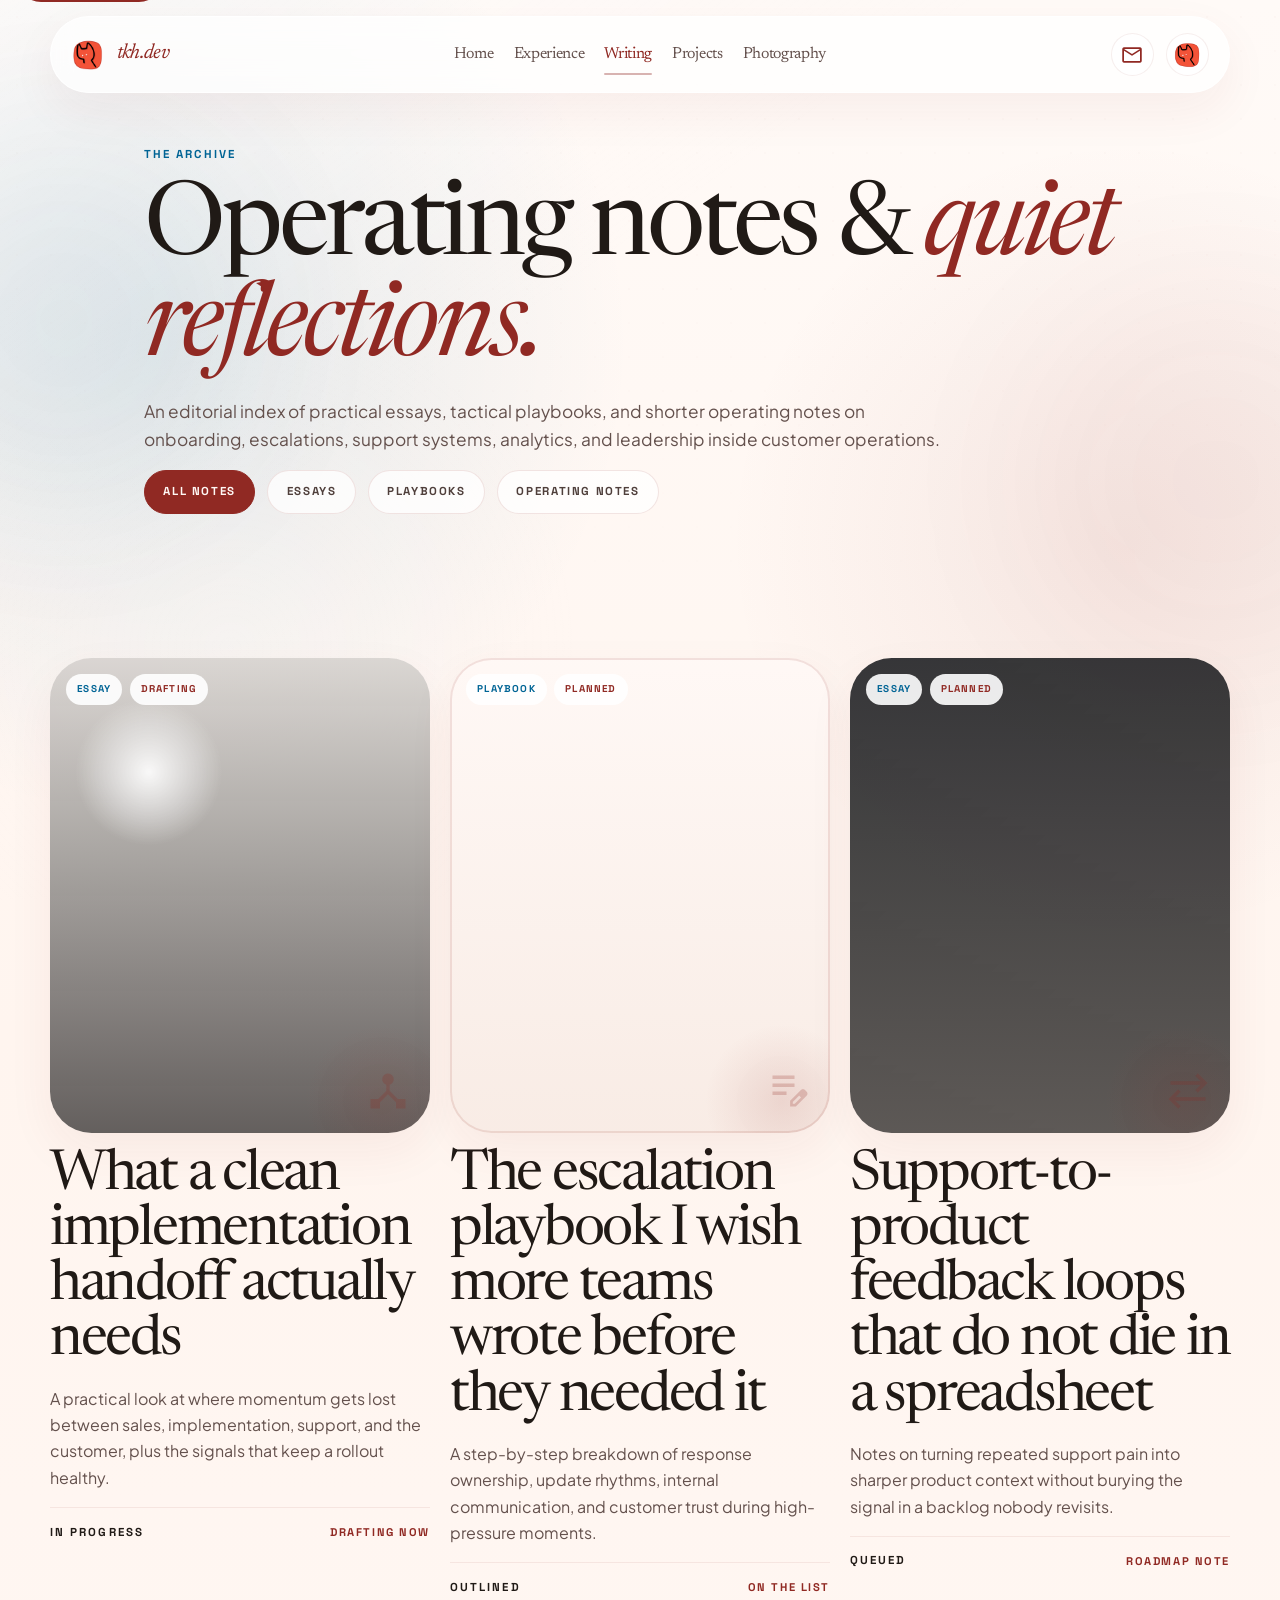
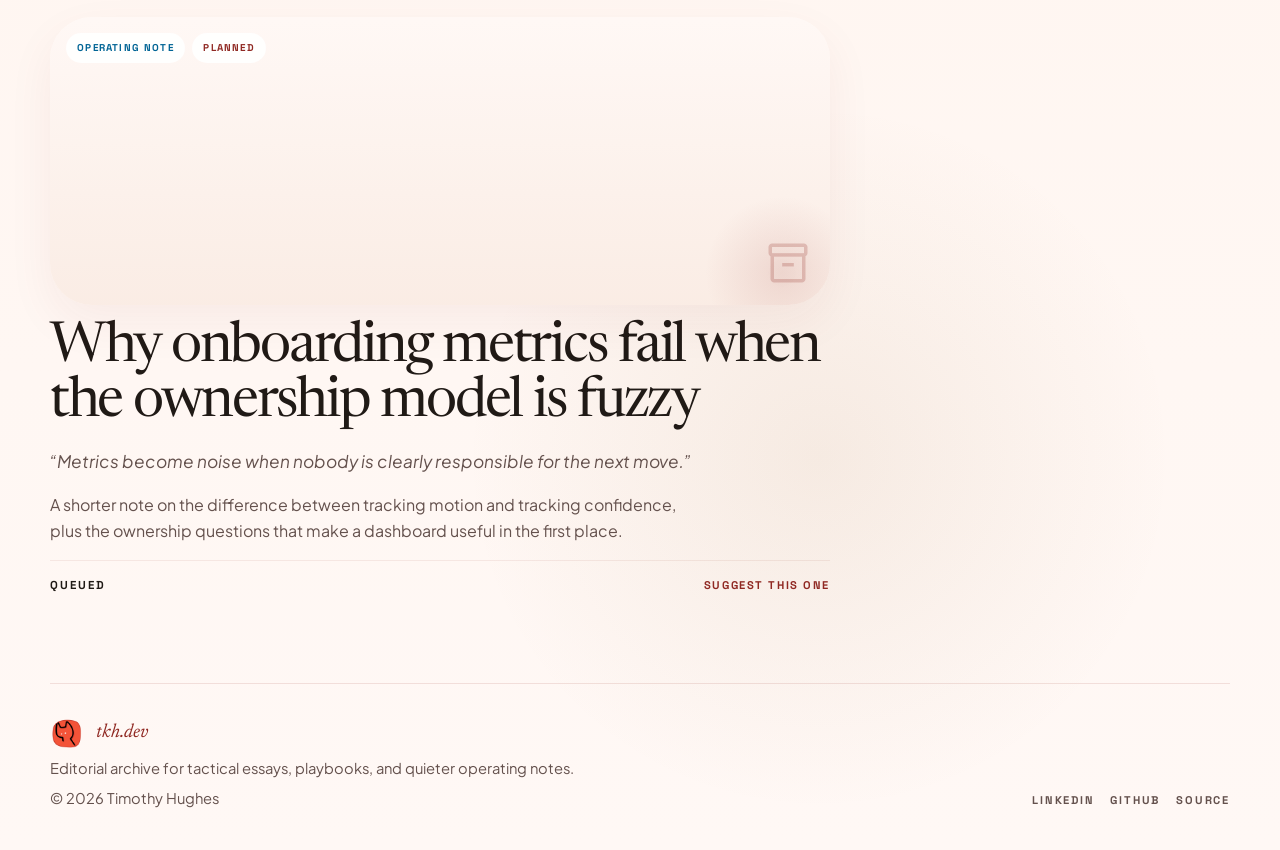
<file: writing/index.html>
<!doctype html>
<html lang="en">
  <head>
    <meta charset="utf-8">
    <meta name="viewport" content="width=device-width, initial-scale=1">
    <title>Writing | tkh.dev</title>
    <meta
      name="description"
      content="Field notes on onboarding, escalations, support systems, analytics, and product-aware operations."
    >
    <meta name="theme-color" content="#902923">
    <link rel="icon" href="/assets/favicon.png" type="image/png">
    <link rel="preconnect" href="https://fonts.googleapis.com">
    <link rel="preconnect" href="https://fonts.gstatic.com" crossorigin>
    <link
      href="https://fonts.googleapis.com/css2?family=Newsreader:ital,opsz,wght@0,6..72,200..800;1,6..72,200..800&amp;family=Plus+Jakarta+Sans:wght@200..800&amp;family=Space+Grotesk:wght@400;500;700&amp;family=Material+Symbols+Outlined:wght,FILL@100..700,0..1&amp;display=swap"
      rel="stylesheet"
    >
    <link rel="stylesheet" href="/styles.css">
    <script defer src="/script.js"></script>
  </head>
  <body data-page="writing">
    <a class="skip-link" href="#content">Skip to content</a>
    <div class="page-glow page-glow-left" aria-hidden="true"></div>
    <div class="page-glow page-glow-right" aria-hidden="true"></div>

    <header class="site-header">
      <div class="shell header-inner">
        <a class="brand" href="/">
          <img class="brand-logo" src="/assets/logo-red.png" alt="" aria-hidden="true">
          <span class="brand-wordmark">tkh.dev</span>
        </a>
        <nav class="site-nav" aria-label="Primary">
          <a data-nav href="/">Home</a>
          <a data-nav href="/experience/">Experience</a>
          <a data-nav href="/writing/">Writing</a>
          <a data-nav href="/projects/">Projects</a>
          <a data-nav href="/photograph/">Photography</a>
        </nav>
        <div class="header-actions">
          <a class="icon-button" href="mailto:tk.hughes51@gmail.com">
            <span class="material-symbols-outlined" aria-hidden="true">mail</span>
            <span class="visually-hidden">Email Timothy Hughes</span>
          </a>
          <a class="header-badge" href="https://www.linkedin.com/in/tkhughes" target="_blank" rel="noreferrer">
            <img src="/assets/logo-red.png" alt="" aria-hidden="true">
            <span class="visually-hidden">LinkedIn profile</span>
          </a>
        </div>
      </div>
    </header>

    <main id="content">
      <section class="section shell writing-hero">
        <div class="page-intro" data-reveal>
          <p class="eyebrow">The archive</p>
          <h1>Operating notes &amp; <span class="accent-word">quiet reflections.</span></h1>
          <p class="lead">
            An editorial index of practical essays, tactical playbooks, and shorter operating notes
            on onboarding, escalations, support systems, analytics, and leadership inside customer
            operations.
          </p>
        </div>

        <div class="filter-row" data-reveal aria-label="Writing filters">
          <button class="filter-pill" type="button" data-note-filter="all" data-selected="true" aria-pressed="true">All notes</button>
          <button class="filter-pill" type="button" data-note-filter="essay" aria-pressed="false">Essays</button>
          <button class="filter-pill" type="button" data-note-filter="playbook" aria-pressed="false">Playbooks</button>
          <button class="filter-pill" type="button" data-note-filter="operating-note" aria-pressed="false">Operating notes</button>
        </div>
      </section>

      <section class="section shell">
        <div class="writing-shelf">
          <article class="note-card" data-reveal data-note-kind="essay">
            <div class="note-media note-media-handoff">
              <div class="note-badges">
                <span class="note-badge">Essay</span>
                <span class="note-badge note-badge-status">Drafting</span>
              </div>
              <span class="note-media-icon material-symbols-outlined" aria-hidden="true">device_hub</span>
            </div>
            <h2>What a clean implementation handoff actually needs</h2>
            <p class="note-summary">
              A practical look at where momentum gets lost between sales, implementation, support,
              and the customer, plus the signals that keep a rollout healthy.
            </p>
            <div class="note-meta-row">
              <span class="note-date">In progress</span>
              <span class="note-link">Drafting now</span>
            </div>
          </article>

          <article class="note-card" data-reveal data-note-kind="playbook">
            <div class="note-media note-media-escalation">
              <div class="note-badges">
                <span class="note-badge">Playbook</span>
                <span class="note-badge note-badge-status">Planned</span>
              </div>
              <span class="note-media-icon material-symbols-outlined" aria-hidden="true">edit_note</span>
            </div>
            <h2>The escalation playbook I wish more teams wrote before they needed it</h2>
            <p class="note-summary">
              A step-by-step breakdown of response ownership, update rhythms, internal communication,
              and customer trust during high-pressure moments.
            </p>
            <div class="note-meta-row">
              <span class="note-date">Outlined</span>
              <span class="note-link">On the list</span>
            </div>
          </article>

          <article class="note-card" data-reveal data-note-kind="essay">
            <div class="note-media note-media-feedback">
              <div class="note-badges">
                <span class="note-badge">Essay</span>
                <span class="note-badge note-badge-status">Planned</span>
              </div>
              <span class="note-media-icon material-symbols-outlined" aria-hidden="true">sync_alt</span>
            </div>
            <h2>Support-to-product feedback loops that do not die in a spreadsheet</h2>
            <p class="note-summary">
              Notes on turning repeated support pain into sharper product context without burying the
              signal in a backlog nobody revisits.
            </p>
            <div class="note-meta-row">
              <span class="note-date">Queued</span>
              <span class="note-link">Roadmap note</span>
            </div>
          </article>

          <article class="note-card note-card-wide" data-reveal data-note-kind="operating-note">
            <div class="note-media note-media-metrics">
              <div class="note-badges">
                <span class="note-badge">Operating note</span>
                <span class="note-badge note-badge-status">Planned</span>
              </div>
              <span class="note-media-icon material-symbols-outlined" aria-hidden="true">inventory_2</span>
            </div>
            <h2>Why onboarding metrics fail when the ownership model is fuzzy</h2>
            <p class="note-quote">
              “Metrics become noise when nobody is clearly responsible for the next move.”
            </p>
            <p class="note-summary">
              A shorter note on the difference between tracking motion and tracking confidence, plus
              the ownership questions that make a dashboard useful in the first place.
            </p>
            <div class="note-meta-row">
              <span class="note-date">Queued</span>
              <a class="note-link" href="mailto:tk.hughes51@gmail.com?subject=Writing%20topic%20request">Suggest this one</a>
            </div>
          </article>
        </div>
      </section>
    </main>

    <footer class="site-footer">
      <div class="shell footer-inner">
        <div class="footer-copy">
          <a class="footer-brand" href="/">
            <img class="footer-logo" src="/assets/logo-red.png" alt="" aria-hidden="true">
            <span>tkh.dev</span>
          </a>
          <p>Editorial archive for tactical essays, playbooks, and quieter operating notes.</p>
          <p>&copy; <span data-year></span> Timothy Hughes</p>
        </div>

        <div class="footer-links">
          <a href="https://www.linkedin.com/in/tkhughes" target="_blank" rel="noreferrer">LinkedIn</a>
          <a href="https://github.com/tim-k-hughes" target="_blank" rel="noreferrer">GitHub</a>
          <a href="https://github.com/tim-k-hughes/tkh.dev" target="_blank" rel="noreferrer">Source</a>
        </div>
      </div>
    </footer>
  </body>
</html>
</file>
<file: styles.css>
:root {
  --bg: #fff8f5;
  --bg-low: #fef1ea;
  --bg-high: #f4e5de;
  --surface: rgba(255, 255, 255, 0.74);
  --surface-strong: rgba(255, 255, 255, 0.9);
  --surface-soft: rgba(254, 241, 234, 0.82);
  --surface-blue: rgba(203, 230, 255, 0.42);
  --text: #201a16;
  --muted: #64514d;
  --muted-strong: #4f3f3b;
  --primary: #902923;
  --primary-dark: #70110f;
  --secondary: #006495;
  --secondary-soft: rgba(0, 100, 149, 0.12);
  --tertiary: #8c5416;
  --tertiary-soft: rgba(140, 84, 22, 0.13);
  --line: rgba(144, 41, 35, 0.14);
  --line-strong: rgba(144, 41, 35, 0.24);
  --line-soft: rgba(144, 41, 35, 0.08);
  --shadow: 0 24px 64px rgba(144, 41, 35, 0.08);
  --shadow-soft: 0 18px 48px rgba(144, 41, 35, 0.06);
  --radius-xl: 2.5rem;
  --radius-lg: 2rem;
  --radius-md: 1.15rem;
  --max-width: 1180px;
  --display: "Newsreader", Georgia, serif;
  --body: "Plus Jakarta Sans", "Trebuchet MS", sans-serif;
  --mono: "Space Grotesk", "Trebuchet MS", sans-serif;
}

*,
*::before,
*::after {
  box-sizing: border-box;
}

html {
  scroll-behavior: smooth;
}

body {
  margin: 0;
  min-height: 100vh;
  position: relative;
  color: var(--text);
  font-family: var(--body);
  line-height: 1.65;
  background:
    radial-gradient(circle at 12% 14%, rgba(0, 100, 149, 0.11), transparent 20%),
    radial-gradient(circle at 88% 22%, rgba(144, 41, 35, 0.08), transparent 18%),
    radial-gradient(circle at 64% 84%, rgba(140, 84, 22, 0.08), transparent 16%),
    linear-gradient(180deg, #fffaf7 0%, #fff5ef 42%, #fff8f5 100%);
}

body::before {
  content: "";
  position: fixed;
  inset: 0;
  background-image:
    radial-gradient(rgba(144, 41, 35, 0.08) 1px, transparent 1px);
  background-size: 34px 34px;
  mask-image: linear-gradient(180deg, rgba(0, 0, 0, 0.24), transparent 72%);
  pointer-events: none;
  z-index: -2;
}

body::after {
  content: "";
  position: fixed;
  inset: 0;
  background:
    linear-gradient(145deg, rgba(255, 255, 255, 0.36), transparent 38%),
    radial-gradient(circle at 18% 72%, rgba(255, 255, 255, 0.18), transparent 28%);
  pointer-events: none;
  z-index: -2;
}

main {
  position: relative;
}

img {
  display: block;
  max-width: 100%;
}

button,
input,
textarea {
  font: inherit;
}

button {
  border: 0;
}

a {
  color: inherit;
  text-decoration: none;
}

p,
ul {
  margin: 0;
}

ul {
  padding-left: 1.15rem;
}

.material-symbols-outlined {
  font-variation-settings: "FILL" 0, "wght" 350, "GRAD" 0, "opsz" 24;
}

.visually-hidden {
  position: absolute;
  width: 1px;
  height: 1px;
  padding: 0;
  margin: -1px;
  overflow: hidden;
  clip: rect(0, 0, 0, 0);
  white-space: nowrap;
  border: 0;
}

.shell {
  width: min(100% - 2rem, var(--max-width));
  margin: 0 auto;
}

.section {
  padding: 4.5rem 0;
}

.skip-link {
  position: absolute;
  left: 1rem;
  top: -3rem;
  z-index: 100;
  padding: 0.75rem 1rem;
  border-radius: 999px;
  background: var(--primary);
  color: #fff7f4;
}

.skip-link:focus {
  top: 1rem;
}

.page-glow {
  position: fixed;
  width: 24rem;
  height: 24rem;
  border-radius: 999px;
  filter: blur(90px);
  opacity: 0.3;
  pointer-events: none;
  z-index: -1;
}

.page-glow-left {
  left: -8rem;
  top: 8rem;
  background: rgba(0, 100, 149, 0.18);
}

.page-glow-right {
  right: -8rem;
  top: 18rem;
  background: rgba(144, 41, 35, 0.14);
}

.site-header {
  position: sticky;
  top: 0;
  z-index: 30;
  padding: 1rem 0;
}

.header-inner {
  display: flex;
  align-items: center;
  justify-content: space-between;
  gap: 1rem;
  padding: 1rem 1.25rem;
  border: 1px solid rgba(255, 255, 255, 0.72);
  border-radius: 999px;
  background: rgba(255, 255, 255, 0.72);
  backdrop-filter: blur(14px);
  box-shadow: var(--shadow-soft);
}

.brand {
  display: inline-flex;
  align-items: center;
  gap: 0.7rem;
  min-width: fit-content;
}

.brand-logo,
.footer-logo,
.error-logo {
  width: 2.15rem;
  height: 2.15rem;
  border-radius: 0.8rem;
  object-fit: contain;
}

.brand-wordmark {
  font-family: var(--display);
  font-style: italic;
  font-size: 1.3rem;
  letter-spacing: -0.03em;
  color: var(--primary);
}

.site-nav {
  display: flex;
  flex-wrap: wrap;
  justify-content: center;
  gap: 1.25rem;
}

.site-nav a {
  position: relative;
  padding: 0.2rem 0;
  color: var(--muted);
  font-family: var(--display);
  font-size: 1rem;
  letter-spacing: -0.02em;
  transition: color 180ms ease;
}

.site-nav a::after {
  content: "";
  position: absolute;
  left: 0;
  right: 0;
  bottom: -0.28rem;
  height: 2px;
  border-radius: 999px;
  background: rgba(144, 41, 35, 0.35);
  transform: scaleX(0);
  transform-origin: center;
  transition: transform 180ms ease;
}

.site-nav a:hover,
.site-nav a:focus-visible,
.site-nav a.is-active {
  color: var(--primary);
}

.site-nav a:hover::after,
.site-nav a:focus-visible::after,
.site-nav a.is-active::after {
  transform: scaleX(1);
}

.header-actions {
  display: flex;
  align-items: center;
  gap: 0.75rem;
}

.icon-button,
.header-badge {
  width: 2.7rem;
  height: 2.7rem;
  border-radius: 999px;
  display: inline-grid;
  place-items: center;
  background: rgba(255, 255, 255, 0.72);
  box-shadow: inset 0 0 0 1px rgba(144, 41, 35, 0.08);
  transition:
    transform 180ms ease,
    background-color 180ms ease,
    box-shadow 180ms ease;
}

.icon-button {
  color: var(--primary);
}

.header-badge {
  overflow: hidden;
}

.header-badge img {
  width: 1.8rem;
  height: 1.8rem;
  object-fit: contain;
}

.icon-button:hover,
.icon-button:focus-visible,
.header-badge:hover,
.header-badge:focus-visible {
  transform: translateY(-1px);
  background: var(--surface-strong);
  box-shadow:
    inset 0 0 0 1px rgba(144, 41, 35, 0.08),
    0 12px 24px rgba(144, 41, 35, 0.08);
}

h1,
h2,
h3,
h4 {
  margin: 0;
  font-family: var(--display);
  font-weight: 400;
  letter-spacing: -0.04em;
  line-height: 0.98;
}

h1 {
  font-size: clamp(3.4rem, 8vw, 6.4rem);
}

h2 {
  font-size: clamp(2.2rem, 4.4vw, 3.9rem);
}

h3 {
  font-size: clamp(1.55rem, 3vw, 2.15rem);
}

h4 {
  font-size: 1.15rem;
}

.eyebrow,
.panel-kicker,
.stat-label,
.route-map-number,
.postcard-meta,
.project-label,
.album-count-label,
.timeline-date,
.note-date {
  font-family: var(--mono);
  font-size: 0.72rem;
  font-weight: 700;
  letter-spacing: 0.18em;
  text-transform: uppercase;
}

.eyebrow {
  color: var(--secondary);
}

.panel-kicker,
.route-map-number {
  color: var(--primary);
}

.lead,
.section-copy {
  max-width: 62ch;
  color: var(--muted);
  font-size: 1.08rem;
}

.section-heading,
.page-intro {
  display: grid;
  gap: 1rem;
}

.accent-word {
  color: var(--primary);
  font-style: italic;
}

.button {
  display: inline-flex;
  align-items: center;
  justify-content: center;
  gap: 0.55rem;
  min-height: 3rem;
  padding: 0.9rem 1.25rem;
  border-radius: 999px;
  border: 1px solid transparent;
  font-weight: 600;
  transition:
    transform 180ms ease,
    box-shadow 180ms ease,
    background-color 180ms ease,
    border-color 180ms ease;
}

.button:hover,
.button:focus-visible {
  transform: translateY(-1px);
}

.button-primary {
  background: linear-gradient(135deg, var(--primary-dark), var(--primary));
  color: #fff7f4;
  box-shadow: 0 16px 36px rgba(144, 41, 35, 0.2);
}

.button-secondary {
  background: rgba(255, 255, 255, 0.76);
  border-color: rgba(144, 41, 35, 0.14);
  color: var(--text);
}

.button-tertiary {
  padding-inline: 0;
  border-radius: 0;
  min-height: auto;
  color: var(--secondary);
  font-family: var(--mono);
  font-size: 0.76rem;
  font-weight: 700;
  letter-spacing: 0.16em;
  text-transform: uppercase;
  border-bottom: 2px solid rgba(0, 100, 149, 0.18);
}

.panel {
  position: relative;
  overflow: hidden;
  padding: 1.75rem;
  border-radius: var(--radius-xl);
  border: 1px solid rgba(255, 255, 255, 0.72);
  background:
    linear-gradient(180deg, rgba(255, 255, 255, 0.88), rgba(255, 248, 245, 0.76));
  box-shadow: var(--shadow);
}

.panel::before {
  content: "";
  position: absolute;
  inset: 0 auto auto 0;
  width: 100%;
  height: 1px;
  background: linear-gradient(90deg, rgba(255, 255, 255, 0.65), transparent);
}

.site-footer {
  padding: 1rem 0 2.5rem;
}

.footer-inner {
  display: flex;
  align-items: flex-end;
  justify-content: space-between;
  gap: 1rem;
  padding: 2rem 0 0;
  border-top: 1px solid rgba(144, 41, 35, 0.12);
}

.footer-brand {
  display: inline-flex;
  align-items: center;
  gap: 0.7rem;
  font-family: var(--display);
  font-style: italic;
  font-size: 1.2rem;
  color: var(--primary);
}

.footer-copy {
  display: grid;
  gap: 0.35rem;
  color: var(--muted);
  font-size: 0.92rem;
}

.footer-links {
  display: flex;
  flex-wrap: wrap;
  justify-content: flex-end;
  gap: 1rem;
}

.footer-links a {
  color: var(--muted);
  font-family: var(--mono);
  font-size: 0.7rem;
  font-weight: 700;
  letter-spacing: 0.16em;
  text-transform: uppercase;
}

.footer-links a:hover,
.footer-links a:focus-visible {
  color: var(--primary);
}

.cta-row {
  display: flex;
  flex-wrap: wrap;
  gap: 0.85rem;
}

.home-hero,
.photo-lab,
.experience-layout-new {
  display: grid;
  gap: 1.5rem;
}

.home-hero {
  grid-template-columns: minmax(0, 1.15fr) minmax(20rem, 0.85fr);
  align-items: end;
  padding-top: 2.25rem;
}

.hero-copy {
  display: grid;
  gap: 1.4rem;
}

.hero-copy h1 {
  max-width: 11ch;
}

.hero-figure {
  min-height: 31rem;
  display: grid;
  gap: 1rem;
  align-content: start;
  background:
    radial-gradient(circle at top right, rgba(0, 100, 149, 0.1), transparent 24%),
    linear-gradient(180deg, rgba(255, 255, 255, 0.92), rgba(252, 240, 235, 0.88));
}

.hero-figure::after {
  content: "";
  position: absolute;
  width: 14rem;
  height: 14rem;
  right: -4rem;
  bottom: -5rem;
  border-radius: 999px;
  background: radial-gradient(circle, rgba(144, 41, 35, 0.12), transparent 65%);
}

.hero-seal {
  width: min(10rem, 48%);
  aspect-ratio: 1;
  justify-self: end;
  display: grid;
  place-items: center;
  padding: 1.15rem;
  border-radius: 2.1rem;
  background: linear-gradient(180deg, #433533, #1e1817);
  box-shadow: 0 30px 70px rgba(32, 26, 22, 0.22);
}

.hero-seal img {
  width: 100%;
  height: 100%;
  object-fit: contain;
}

.hero-figure-copy {
  color: var(--muted);
  max-width: 38ch;
}

.hero-mini-grid {
  margin-top: auto;
  display: grid;
  grid-template-columns: repeat(3, minmax(0, 1fr));
  gap: 0.8rem;
}

.hero-mini-card {
  display: grid;
  gap: 0.25rem;
  padding: 1rem;
  border-radius: 1.4rem;
  background: rgba(255, 255, 255, 0.68);
  box-shadow: inset 0 0 0 1px rgba(144, 41, 35, 0.06);
}

.hero-mini-card strong {
  font-family: var(--display);
  font-size: 1.15rem;
  letter-spacing: -0.03em;
}

.hero-mini-card span:last-child {
  color: var(--muted);
  font-size: 0.88rem;
}

.hero-mini-label {
  font-family: var(--mono);
  font-size: 0.66rem;
  font-weight: 700;
  letter-spacing: 0.14em;
  text-transform: uppercase;
  color: var(--primary);
}

.service-grid,
.stat-grid,
.postcard-grid,
.photo-notes {
  display: grid;
  grid-template-columns: repeat(3, minmax(0, 1fr));
  gap: 1rem;
}

.service-grid {
  grid-template-columns: repeat(3, minmax(0, 1fr));
}

.service-card {
  display: grid;
  gap: 1rem;
}

.service-icon {
  width: 3rem;
  height: 3rem;
  border-radius: 999px;
  display: grid;
  place-items: center;
  background: rgba(144, 41, 35, 0.08);
  color: var(--primary);
}

.service-card:nth-child(2) .service-icon {
  background: rgba(0, 100, 149, 0.1);
  color: var(--secondary);
}

.service-card:nth-child(3) .service-icon {
  background: rgba(140, 84, 22, 0.12);
  color: var(--tertiary);
}

.service-card p {
  color: var(--muted);
}

.stat-grid {
  grid-template-columns: repeat(4, minmax(0, 1fr));
}

.stat-card {
  display: grid;
  gap: 0.45rem;
  padding: 1.2rem;
  border-radius: 1.75rem;
  background: rgba(255, 255, 255, 0.84);
  box-shadow: var(--shadow-soft);
  text-align: center;
}

.stat-value {
  font-family: var(--display);
  font-size: clamp(2.2rem, 5vw, 3rem);
  line-height: 0.95;
  color: var(--primary);
  letter-spacing: -0.05em;
}

.stat-card p {
  color: var(--muted);
  font-size: 0.9rem;
}

.route-map-grid {
  display: grid;
  grid-template-columns: repeat(12, minmax(0, 1fr));
  gap: 1rem;
}

.route-map-card {
  position: relative;
  overflow: hidden;
  display: flex;
  flex-direction: column;
  justify-content: space-between;
  min-height: 16rem;
  padding: 1.75rem;
  border-radius: var(--radius-xl);
  box-shadow: var(--shadow-soft);
  transition:
    transform 180ms ease,
    box-shadow 180ms ease,
    background-color 180ms ease;
}

.route-map-card:hover,
.route-map-card:focus-visible {
  transform: translateY(-2px);
  box-shadow: var(--shadow);
}

.route-map-card h3 {
  margin-top: 0.35rem;
}

.route-map-card p {
  max-width: 28ch;
  color: var(--muted-strong);
}

.route-map-card-large {
  grid-column: span 8;
}

.route-map-card-small {
  grid-column: span 4;
}

.route-map-card-wide {
  grid-column: span 8;
}

.route-map-card-narrow {
  grid-column: span 4;
}

.route-map-icon {
  position: absolute;
  right: 1.5rem;
  top: 1.5rem;
  font-size: 3.4rem;
  opacity: 0.16;
}

.route-map-experience {
  background:
    radial-gradient(circle at 100% 100%, rgba(144, 41, 35, 0.08), transparent 40%),
    linear-gradient(180deg, rgba(248, 235, 228, 0.95), rgba(255, 255, 255, 0.92));
}

.route-map-writing {
  background: linear-gradient(180deg, rgba(255, 220, 194, 0.84), rgba(255, 245, 236, 0.92));
}

.route-map-projects {
  background: linear-gradient(180deg, rgba(203, 230, 255, 0.82), rgba(244, 251, 255, 0.92));
}

.route-map-photography {
  background:
    linear-gradient(0deg, rgba(24, 27, 30, 0.18), rgba(24, 27, 30, 0.18)),
    linear-gradient(180deg, rgba(255, 255, 255, 0.92), rgba(248, 235, 228, 0.92));
}

.route-map-photography::after {
  content: "";
  position: absolute;
  inset: auto 0 0 0;
  height: 55%;
  background:
    linear-gradient(180deg, rgba(255, 255, 255, 0), rgba(17, 18, 22, 0.24)),
    linear-gradient(135deg, rgba(0, 100, 149, 0.22), rgba(140, 84, 22, 0.18));
  opacity: 0.9;
}

.route-map-photography > * {
  position: relative;
  z-index: 1;
}

.postcard-card {
  display: grid;
  gap: 1rem;
}

.postcard-card:nth-child(2) {
  margin-top: 2.25rem;
}

.postcard-visual {
  position: relative;
  overflow: hidden;
  aspect-ratio: 4 / 5;
  border-radius: calc(var(--radius-xl) + 0.1rem);
  box-shadow: var(--shadow-soft);
}

.postcard-visual::after {
  content: "";
  position: absolute;
  inset: 0;
  background: linear-gradient(180deg, rgba(255, 255, 255, 0.04), rgba(0, 0, 0, 0.14));
}

.postcard-short .postcard-visual {
  background:
    linear-gradient(135deg, rgba(18, 18, 20, 0.92), rgba(84, 82, 80, 0.7)),
    linear-gradient(90deg, rgba(255, 255, 255, 0.08) 0 10%, transparent 10% 28%, rgba(255, 255, 255, 0.08) 28% 36%, transparent 36%);
}

.postcard-first .postcard-visual {
  background:
    radial-gradient(circle at 50% 28%, rgba(255, 255, 255, 0.38), transparent 16%),
    linear-gradient(180deg, rgba(75, 83, 102, 0.9), rgba(205, 215, 227, 0.42) 58%, rgba(38, 43, 52, 0.82));
}

.postcard-reset .postcard-visual {
  background:
    linear-gradient(180deg, rgba(242, 242, 242, 0.86), rgba(212, 214, 218, 0.84)),
    linear-gradient(90deg, rgba(84, 82, 78, 0.12) 0 18%, transparent 18% 22%, rgba(84, 82, 78, 0.12) 22% 38%, transparent 38%);
}

.postcard-title {
  font-size: 1.55rem;
}

.postcard-copy {
  color: var(--muted);
}

.cta-band {
  position: relative;
  overflow: hidden;
  display: grid;
  grid-template-columns: minmax(0, 1fr) auto;
  align-items: end;
  gap: 1rem;
  padding: 2.6rem;
  border-radius: calc(var(--radius-xl) + 0.3rem);
  background: linear-gradient(135deg, #8c211c, #a73a31 42%, #902923 100%);
  box-shadow: 0 28px 70px rgba(144, 41, 35, 0.22);
  color: #fff6f2;
}

.cta-band::after {
  content: "";
  position: absolute;
  width: 18rem;
  height: 18rem;
  right: -6rem;
  bottom: -8rem;
  border-radius: 999px;
  border: 1px solid rgba(255, 255, 255, 0.12);
}

.cta-band .eyebrow,
.cta-band p {
  color: rgba(255, 246, 242, 0.82);
}

.cta-band p {
  max-width: 45ch;
}

.cta-band-actions {
  display: flex;
  flex-wrap: wrap;
  gap: 0.75rem;
}

.cta-band .button-primary {
  background: rgba(255, 255, 255, 0.14);
  box-shadow: none;
}

.cta-band .button-secondary {
  background: rgba(255, 255, 255, 0.92);
}

.experience-hero,
.writing-hero,
.projects-hero,
.photo-hero {
  padding-top: 2.25rem;
}

.experience-hero,
.writing-hero,
.projects-hero {
  max-width: 62rem;
}

.experience-layout-new {
  grid-template-columns: minmax(0, 1.35fr) minmax(18rem, 0.75fr);
  align-items: start;
}

.timeline {
  position: relative;
  padding-left: 0.5rem;
}

.timeline::before {
  content: "";
  position: absolute;
  left: 12px;
  top: 1rem;
  bottom: 1rem;
  width: 2px;
  background: linear-gradient(180deg, rgba(144, 41, 35, 0.32), rgba(144, 41, 35, 0.14) 66%, transparent);
}

.timeline-item {
  position: relative;
  padding-left: 3rem;
  display: grid;
  gap: 0.75rem;
}

.timeline-item + .timeline-item {
  margin-top: 2.85rem;
}

.timeline-node {
  position: absolute;
  left: 0;
  top: 0.45rem;
  width: 1.5rem;
  height: 1.5rem;
  border-radius: 999px;
  background: #ead2cd;
  border: 4px solid rgba(255, 248, 245, 0.98);
  box-shadow: 0 0 0 1px rgba(144, 41, 35, 0.08);
}

.timeline-item.is-current .timeline-node {
  background: var(--primary);
}

.timeline-header {
  display: flex;
  align-items: baseline;
  justify-content: space-between;
  gap: 1rem;
}

.timeline-role {
  font-size: 1.95rem;
}

.timeline-date {
  color: var(--primary);
}

.timeline-company {
  color: var(--secondary);
  font-weight: 600;
}

.timeline-copy {
  color: var(--muted);
}

.timeline-list {
  list-style: none;
  padding: 0;
  display: grid;
  gap: 0.65rem;
  color: var(--muted);
}

.timeline-list li {
  position: relative;
  padding-left: 1.4rem;
}

.timeline-list li::before {
  content: "";
  position: absolute;
  left: 0;
  top: 0.6rem;
  width: 0.46rem;
  height: 0.46rem;
  border-radius: 999px;
  background: var(--primary);
}

.theme-panel,
.competency-list,
.photo-composer-card,
.photo-form,
.album-grid-panel {
  display: grid;
  gap: 1rem;
}

.theme-chip-row,
.project-tags {
  display: flex;
  flex-wrap: wrap;
  gap: 0.55rem;
}

.theme-chip,
.project-tag {
  display: inline-flex;
  align-items: center;
  padding: 0.55rem 0.95rem;
  border-radius: 999px;
  background: rgba(255, 255, 255, 0.7);
  box-shadow: inset 0 0 0 1px rgba(144, 41, 35, 0.08);
  color: var(--muted-strong);
  font-size: 0.86rem;
}

.competency-card {
  display: grid;
  gap: 0.55rem;
  padding: 1.1rem 1.15rem;
  border-radius: 1.5rem;
  background: rgba(255, 255, 255, 0.82);
  box-shadow: var(--shadow-soft);
}

.competency-icon {
  color: var(--secondary);
}

.competency-card p {
  color: var(--muted);
  font-size: 0.92rem;
}

.experience-cta {
  margin-top: 0.5rem;
  padding-top: 1.2rem;
  border-top: 1px solid var(--line);
  display: grid;
  gap: 0.85rem;
}

.experience-cta p {
  color: var(--muted);
  font-style: italic;
}

.filter-row {
  display: flex;
  flex-wrap: wrap;
  gap: 0.75rem;
  margin-top: 1rem;
}

.filter-pill {
  padding: 0.72rem 1.15rem;
  border-radius: 999px;
  border: 1px solid rgba(144, 41, 35, 0.12);
  background: rgba(255, 255, 255, 0.76);
  color: var(--muted-strong);
  cursor: pointer;
  font-family: var(--mono);
  font-size: 0.72rem;
  font-weight: 700;
  letter-spacing: 0.14em;
  text-transform: uppercase;
  transition:
    transform 180ms ease,
    background-color 180ms ease,
    color 180ms ease,
    border-color 180ms ease;
}

.filter-pill:hover,
.filter-pill:focus-visible {
  transform: translateY(-1px);
}

.filter-pill[data-selected="true"] {
  background: var(--primary);
  border-color: var(--primary);
  color: #fff8f5;
}

.writing-shelf {
  display: grid;
  grid-template-columns: repeat(3, minmax(0, 1fr));
  gap: 1.25rem;
  align-items: start;
}

.note-card {
  display: grid;
  gap: 1rem;
}

.note-card-wide {
  grid-column: span 2;
}

.note-card[hidden] {
  display: none !important;
}

.note-media {
  position: relative;
  overflow: hidden;
  aspect-ratio: 4 / 5;
  border-radius: calc(var(--radius-xl) + 0.1rem);
  background: linear-gradient(180deg, rgba(255, 255, 255, 0.86), rgba(248, 235, 228, 0.9));
  box-shadow: var(--shadow-soft);
}

.note-card-wide .note-media {
  aspect-ratio: auto;
  min-height: 18rem;
}

.note-media::before {
  content: "";
  position: absolute;
  inset: auto -2rem -3rem auto;
  width: 10rem;
  height: 10rem;
  border-radius: 999px;
  background: radial-gradient(circle, rgba(144, 41, 35, 0.12), transparent 68%);
}

.note-media-handoff {
  background:
    radial-gradient(circle at 26% 24%, rgba(255, 255, 255, 0.9), transparent 16%),
    linear-gradient(180deg, rgba(215, 211, 208, 0.92), rgba(83, 79, 77, 0.9));
}

.note-media-escalation {
  background:
    linear-gradient(180deg, rgba(255, 248, 245, 0.96), rgba(248, 235, 228, 0.96));
  box-shadow:
    inset 0 0 0 2px rgba(144, 41, 35, 0.12),
    var(--shadow-soft);
}

.note-media-feedback {
  background:
    linear-gradient(180deg, rgba(35, 35, 37, 0.9), rgba(80, 75, 73, 0.92)),
    linear-gradient(135deg, rgba(0, 100, 149, 0.12), transparent);
}

.note-media-metrics {
  background:
    linear-gradient(180deg, rgba(255, 248, 245, 0.98), rgba(250, 236, 228, 0.98));
}

.note-media-icon {
  position: absolute;
  right: 1.1rem;
  bottom: 1.1rem;
  font-size: 3rem;
  opacity: 0.22;
  color: var(--primary);
}

.note-badges {
  position: absolute;
  left: 1rem;
  top: 1rem;
  display: flex;
  flex-wrap: wrap;
  gap: 0.45rem;
}

.note-badge {
  padding: 0.45rem 0.7rem;
  border-radius: 999px;
  background: rgba(255, 255, 255, 0.9);
  color: var(--secondary);
  font-family: var(--mono);
  font-size: 0.62rem;
  font-weight: 700;
  letter-spacing: 0.12em;
  text-transform: uppercase;
}

.note-badge-status {
  color: var(--primary);
}

.note-summary {
  color: var(--muted);
}

.note-card-wide .note-summary {
  max-width: 55ch;
}

.note-quote {
  font-size: 1.08rem;
  color: var(--muted);
  font-style: italic;
  max-width: 56ch;
}

.note-meta-row {
  display: flex;
  align-items: center;
  justify-content: space-between;
  gap: 1rem;
  padding-top: 0.9rem;
  border-top: 1px solid rgba(144, 41, 35, 0.08);
}

.note-link {
  color: var(--primary);
  font-family: var(--mono);
  font-size: 0.7rem;
  font-weight: 700;
  letter-spacing: 0.14em;
  text-transform: uppercase;
}

.note-link:hover,
.note-link:focus-visible {
  color: var(--primary-dark);
}

.projects-hero h1 {
  max-width: 10ch;
}

.project-grid {
  display: grid;
  grid-template-columns: repeat(12, minmax(0, 1fr));
  gap: 1rem;
}

.project-card {
  position: relative;
  overflow: hidden;
  display: flex;
  flex-direction: column;
  gap: 1rem;
  min-height: 16rem;
  padding: 1.75rem;
  border-radius: var(--radius-xl);
  background: rgba(255, 255, 255, 0.76);
  box-shadow: var(--shadow-soft);
  transition:
    transform 180ms ease,
    box-shadow 180ms ease;
}

.project-card:hover,
.project-card:focus-visible {
  transform: translateY(-2px);
  box-shadow: var(--shadow);
}

.project-card p {
  color: var(--muted);
}

.project-card-feature {
  grid-column: span 8;
  min-height: 24rem;
}

.project-card-compact {
  grid-column: span 4;
}

.project-card-wide {
  grid-column: span 8;
  display: grid;
  grid-template-columns: minmax(0, 1fr) minmax(14rem, 0.9fr);
  align-items: center;
}

.project-art {
  min-height: 8rem;
  border-radius: 1.6rem;
}

.project-art-flow {
  position: absolute;
  right: -4rem;
  bottom: -3rem;
  width: 62%;
  height: 70%;
  border-radius: 2.25rem;
  background:
    radial-gradient(circle at 18% 45%, rgba(255, 255, 255, 0.84), transparent 12%),
    linear-gradient(135deg, rgba(255, 255, 255, 0.18), transparent 36%),
    linear-gradient(135deg, rgba(144, 41, 35, 0.84), rgba(0, 100, 149, 0.55));
  opacity: 0.72;
  transform: rotate(-6deg);
}

.project-art-dashboard {
  position: relative;
  overflow: hidden;
  background: linear-gradient(180deg, rgba(255, 255, 255, 0.98), rgba(248, 235, 228, 0.92));
}

.project-art-dashboard::before {
  content: "";
  position: absolute;
  inset: 18% 18% 18% 18%;
  border-radius: 1rem;
  background:
    linear-gradient(0deg, rgba(0, 100, 149, 0.2), rgba(0, 100, 149, 0.2)) left 18% bottom 12% / 12% 32% no-repeat,
    linear-gradient(0deg, rgba(140, 84, 22, 0.24), rgba(140, 84, 22, 0.24)) left 36% bottom 12% / 12% 56% no-repeat,
    linear-gradient(0deg, rgba(144, 41, 35, 0.24), rgba(144, 41, 35, 0.24)) left 54% bottom 12% / 12% 42% no-repeat,
    linear-gradient(0deg, rgba(0, 100, 149, 0.18), rgba(0, 100, 149, 0.18)) left 72% bottom 12% / 12% 68% no-repeat,
    linear-gradient(180deg, rgba(240, 248, 252, 0.9), rgba(253, 247, 244, 0.94));
  box-shadow: inset 0 0 0 1px rgba(144, 41, 35, 0.06);
}

.project-art-grid {
  background:
    linear-gradient(90deg, rgba(144, 41, 35, 0.08) 1px, transparent 1px),
    linear-gradient(rgba(0, 100, 149, 0.08) 1px, transparent 1px),
    linear-gradient(135deg, rgba(255, 255, 255, 0.76), rgba(203, 230, 255, 0.4));
  background-size: 26px 26px, 26px 26px, auto;
}

.project-art-photo {
  background:
    radial-gradient(circle at 64% 38%, rgba(255, 216, 165, 0.76), transparent 18%),
    linear-gradient(135deg, rgba(50, 41, 35, 0.94), rgba(108, 84, 66, 0.64));
}

.collab-band {
  position: relative;
  overflow: hidden;
  margin-top: 4rem;
  padding: 3rem 2rem;
  border-radius: calc(var(--radius-xl) + 0.2rem);
  background: linear-gradient(180deg, rgba(254, 241, 234, 0.95), rgba(255, 255, 255, 0.74));
  box-shadow: var(--shadow-soft);
  text-align: center;
}

.collab-band::before {
  content: "";
  position: absolute;
  left: 1.25rem;
  top: 1.25rem;
  width: 5rem;
  height: 5rem;
  border-radius: 1.5rem;
  background: rgba(144, 41, 35, 0.05);
}

.collab-band p {
  max-width: 42ch;
  margin: 0 auto;
  color: var(--muted);
}

.collab-actions {
  margin-top: 1.2rem;
  display: flex;
  flex-wrap: wrap;
  justify-content: center;
  gap: 0.75rem;
}

.photo-hero {
  display: grid;
  gap: 1.25rem;
}

.photo-hero-head {
  display: flex;
  align-items: end;
  justify-content: space-between;
  gap: 1rem;
}

.photo-hero-head h1 {
  max-width: 8ch;
}

.photo-hero-actions {
  display: flex;
  flex-wrap: wrap;
  gap: 0.75rem;
}

.album-stage {
  display: grid;
  gap: 1rem;
  padding: 1.25rem;
  border-radius: calc(var(--radius-xl) + 0.3rem);
  background: rgba(255, 255, 255, 0.86);
  box-shadow: var(--shadow);
}

.album-stage-head {
  display: flex;
  align-items: flex-start;
  justify-content: space-between;
  gap: 1rem;
}

.album-count {
  display: grid;
  justify-items: end;
  gap: 0.15rem;
  min-width: 8rem;
  padding: 0.9rem 1rem;
  border-radius: 1.3rem;
  background: rgba(255, 255, 255, 0.84);
  box-shadow: inset 0 0 0 1px rgba(144, 41, 35, 0.08);
}

.album-count-number {
  font-family: var(--display);
  font-size: clamp(2.4rem, 6vw, 3.3rem);
  line-height: 0.92;
  color: var(--primary);
}

.album-count-label {
  color: var(--secondary);
}

.album-feature {
  position: relative;
  display: grid;
}

.album-feature-media {
  display: grid;
  min-height: clamp(20rem, 50vw, 34rem);
  border-radius: calc(var(--radius-xl) + 0.1rem);
  overflow: hidden;
  background:
    linear-gradient(180deg, rgba(10, 14, 18, 0.26), rgba(10, 14, 18, 0.26)),
    linear-gradient(135deg, rgba(0, 100, 149, 0.22), rgba(140, 84, 22, 0.18));
}

.album-feature-image {
  width: 100%;
  height: 100%;
  object-fit: cover;
}

.album-feature-placeholder,
.photo-preview-placeholder,
.album-empty {
  display: grid;
  gap: 0.35rem;
  color: var(--muted);
}

.album-feature-placeholder,
.photo-preview-placeholder {
  width: 100%;
  height: 100%;
  place-content: center;
  padding: 1.5rem;
}

.album-feature-copy {
  display: grid;
  gap: 0.55rem;
  padding: 1.4rem 0 0;
}

.album-feature:not(.is-empty) .album-feature-copy {
  position: absolute;
  left: 0;
  right: 0;
  bottom: 0;
  padding: 2rem;
  background: linear-gradient(180deg, transparent, rgba(13, 11, 10, 0.82));
}

.album-feature:not(.is-empty) .album-feature-date,
.album-feature:not(.is-empty) .album-feature-caption,
.album-feature:not(.is-empty) .album-feature-description {
  color: #fff8f5;
}

.album-feature:not(.is-empty) .album-feature-date {
  color: rgba(255, 248, 245, 0.72);
}

.album-feature:not(.is-empty) .album-feature-description {
  color: rgba(255, 248, 245, 0.78);
  max-width: 40ch;
}

.album-feature-date {
  color: var(--secondary);
  font-family: var(--mono);
  font-size: 0.72rem;
  font-weight: 700;
  letter-spacing: 0.18em;
  text-transform: uppercase;
}

.album-feature-caption {
  font-size: clamp(1.95rem, 4vw, 2.85rem);
}

.album-feature-description {
  color: var(--muted);
}

.photo-lab {
  grid-template-columns: minmax(20rem, 0.42fr) minmax(0, 1fr);
  align-items: start;
}

.photo-composer-card {
  align-content: start;
}

.photo-dropzone {
  position: relative;
  display: grid;
  gap: 0.75rem;
  padding: 1.2rem;
  border: 1px dashed rgba(144, 41, 35, 0.22);
  border-radius: 1.6rem;
  background: linear-gradient(180deg, rgba(255, 255, 255, 0.84), rgba(254, 241, 234, 0.74));
  cursor: pointer;
  transition:
    transform 180ms ease,
    border-color 180ms ease,
    box-shadow 180ms ease,
    background-color 180ms ease;
}

.photo-dropzone:hover,
.photo-dropzone:focus-within,
.photo-dropzone.is-dragging,
.photo-dropzone.has-file {
  transform: translateY(-1px);
  border-color: rgba(144, 41, 35, 0.3);
  box-shadow: var(--shadow-soft);
}

.photo-dropzone-input {
  position: absolute;
  inset: 0;
  opacity: 0;
  cursor: pointer;
}

.photo-dropzone-copy {
  display: grid;
  gap: 0.35rem;
}

.photo-dropzone-title {
  font-family: var(--display);
  font-size: 1.4rem;
}

.photo-dropzone-meta {
  color: var(--muted);
  font-size: 0.93rem;
}

.photo-preview {
  display: grid;
  min-height: 15rem;
  aspect-ratio: 4 / 3;
  border-radius: 1.6rem;
  overflow: hidden;
  border: 1px solid rgba(144, 41, 35, 0.08);
  background:
    radial-gradient(circle at top right, rgba(0, 100, 149, 0.12), transparent 34%),
    linear-gradient(180deg, rgba(255, 255, 255, 0.84), rgba(254, 241, 234, 0.86));
}

.photo-preview-image {
  width: 100%;
  height: 100%;
  object-fit: cover;
}

.field-grid {
  display: grid;
  gap: 1rem;
}

.field {
  display: grid;
  gap: 0.45rem;
}

.field span {
  color: var(--primary);
  font-weight: 700;
}

.field input,
.field textarea {
  width: 100%;
  padding: 0.9rem 1rem;
  border: 1px solid rgba(144, 41, 35, 0.14);
  border-radius: 1.1rem;
  background: rgba(255, 255, 255, 0.82);
  color: var(--text);
}

.field textarea {
  min-height: 7.5rem;
  resize: vertical;
}

.field input:hover,
.field textarea:hover {
  border-color: rgba(144, 41, 35, 0.22);
}

.field input:focus-visible,
.field textarea:focus-visible {
  outline: 2px solid rgba(0, 100, 149, 0.32);
  outline-offset: 2px;
  border-color: rgba(0, 100, 149, 0.26);
}

.field-help {
  color: var(--muted);
  font-size: 0.9rem;
}

.photo-form-actions {
  display: flex;
  flex-wrap: wrap;
  gap: 0.75rem;
}

.photo-form-actions .button {
  flex: 1 1 12rem;
}

.photo-status {
  min-height: 3.4rem;
  display: flex;
  align-items: center;
  padding: 0.85rem 1rem;
  border-radius: 1.1rem;
  background: rgba(255, 255, 255, 0.8);
  box-shadow: inset 0 0 0 1px rgba(144, 41, 35, 0.08);
  color: var(--muted);
}

.photo-status[data-tone="info"] {
  background: rgba(0, 100, 149, 0.08);
  color: var(--secondary);
}

.photo-status[data-tone="success"] {
  background: rgba(140, 84, 22, 0.1);
  color: var(--tertiary);
}

.photo-status[data-tone="error"] {
  background: rgba(144, 41, 35, 0.08);
  color: var(--primary);
}

.album-grid-heading {
  display: grid;
  gap: 0.75rem;
}

.album-grid {
  display: grid;
  grid-template-columns: repeat(auto-fit, minmax(220px, 1fr));
  gap: 1rem;
}

.album-empty {
  padding: 1.25rem;
  border-radius: 1.4rem;
  background: rgba(255, 255, 255, 0.68);
  box-shadow: inset 0 0 0 1px rgba(144, 41, 35, 0.08);
}

.photo-card {
  display: grid;
  gap: 0.75rem;
  padding: 0.8rem;
  border-radius: 1.75rem;
  background: rgba(255, 255, 255, 0.82);
  box-shadow: var(--shadow-soft);
}

.photo-card.is-selected {
  box-shadow:
    inset 0 0 0 1px rgba(0, 100, 149, 0.18),
    0 22px 44px rgba(0, 100, 149, 0.12);
}

.photo-card-button {
  width: 100%;
  display: grid;
  gap: 0.8rem;
  padding: 0;
  border: 0;
  background: none;
  color: inherit;
  text-align: left;
  cursor: pointer;
}

.photo-card-media {
  overflow: hidden;
  border-radius: 1.35rem;
  background: linear-gradient(180deg, rgba(255, 255, 255, 0.9), rgba(248, 235, 228, 0.76));
  transition:
    transform 180ms ease,
    box-shadow 180ms ease;
}

.photo-card-button:hover .photo-card-media,
.photo-card-button:focus-visible .photo-card-media {
  transform: translateY(-2px);
  box-shadow: 0 16px 28px rgba(144, 41, 35, 0.12);
}

.photo-card-image {
  width: 100%;
  height: 100%;
  object-fit: cover;
}

.photo-card-body {
  display: grid;
  gap: 0.3rem;
}

.photo-card-caption {
  font-size: 1.2rem;
}

.photo-card-meta,
.photo-card-hint {
  color: var(--muted);
  font-size: 0.9rem;
}

.photo-card-actions {
  display: flex;
  justify-content: flex-end;
}

.photo-card-action {
  min-height: 2.4rem;
  padding: 0.6rem 0.9rem;
  border-radius: 999px;
  background: rgba(255, 255, 255, 0.8);
  box-shadow: inset 0 0 0 1px rgba(144, 41, 35, 0.08);
  color: var(--text);
  cursor: pointer;
  transition:
    transform 180ms ease,
    background-color 180ms ease,
    box-shadow 180ms ease;
}

.photo-card-action:hover,
.photo-card-action:focus-visible {
  transform: translateY(-1px);
}

.photo-card-action-delete {
  color: var(--primary);
}

.photo-notes {
  grid-template-columns: repeat(3, minmax(0, 1fr));
}

.photo-note {
  padding: 1.25rem;
  border-radius: 1.7rem;
  background: rgba(255, 255, 255, 0.68);
  box-shadow: inset 0 0 0 1px rgba(144, 41, 35, 0.06);
}

.photo-note p {
  color: var(--muted);
}

.error-shell {
  display: grid;
  place-items: center;
  min-height: calc(100vh - 10rem);
  padding: 4rem 0;
}

.error-card {
  max-width: 44rem;
  text-align: center;
  display: grid;
  gap: 1rem;
  padding: 2.4rem;
}

.error-card .lead {
  max-width: 36ch;
  margin: 0 auto;
}

.error-brand {
  justify-self: center;
  width: 4rem;
  height: 4rem;
  display: grid;
  place-items: center;
}

[data-reveal] {
  opacity: 0;
  transform: translateY(18px);
}

[data-reveal].is-visible {
  opacity: 1;
  transform: translateY(0);
  transition:
    opacity 600ms ease,
    transform 600ms ease;
}

a:focus-visible,
button:focus-visible {
  outline: 2px solid rgba(0, 100, 149, 0.38);
  outline-offset: 3px;
}

@media (max-width: 1080px) {
  .home-hero,
  .experience-layout-new,
  .photo-lab,
  .cta-band {
    grid-template-columns: 1fr;
  }

  .hero-mini-grid,
  .service-grid,
  .stat-grid,
  .postcard-grid,
  .photo-notes {
    grid-template-columns: repeat(2, minmax(0, 1fr));
  }

  .route-map-card-large,
  .route-map-card-small,
  .route-map-card-wide,
  .route-map-card-narrow,
  .project-card-feature,
  .project-card-compact,
  .project-card-wide {
    grid-column: span 12;
  }

  .writing-shelf {
    grid-template-columns: repeat(2, minmax(0, 1fr));
  }

  .note-card-wide {
    grid-column: span 2;
  }
}

@media (max-width: 760px) {
  .section {
    padding: 3.2rem 0;
  }

  .site-header {
    position: static;
    padding: 0.8rem 0 0;
  }

  .header-inner {
    border-radius: 1.5rem;
    flex-direction: column;
    align-items: flex-start;
  }

  .site-nav {
    width: 100%;
    justify-content: flex-start;
    gap: 1rem;
  }

  .header-actions {
    width: 100%;
    justify-content: flex-start;
  }

  .hero-mini-grid,
  .service-grid,
  .stat-grid,
  .route-map-grid,
  .postcard-grid,
  .writing-shelf,
  .project-grid,
  .photo-notes,
  .photo-lab {
    grid-template-columns: 1fr;
  }

  .postcard-card:nth-child(2) {
    margin-top: 0;
  }

  .route-map-card-large,
  .route-map-card-small,
  .route-map-card-wide,
  .route-map-card-narrow,
  .project-card-feature,
  .project-card-compact,
  .project-card-wide {
    grid-column: auto;
  }

  .note-card-wide {
    grid-column: span 1;
  }

  .project-card-wide {
    grid-template-columns: 1fr;
  }

  .album-stage-head,
  .photo-hero-head,
  .timeline-header,
  .note-meta-row {
    flex-direction: column;
    align-items: flex-start;
  }

  .album-count {
    justify-items: start;
  }

  .album-feature:not(.is-empty) .album-feature-copy {
    position: static;
    background: linear-gradient(180deg, rgba(13, 11, 10, 0.88), rgba(13, 11, 10, 0.88));
    border-radius: 0 0 calc(var(--radius-xl) + 0.1rem) calc(var(--radius-xl) + 0.1rem);
  }

  .photo-form-actions,
  .cta-row,
  .cta-band-actions,
  .collab-actions,
  .photo-hero-actions {
    flex-direction: column;
    align-items: stretch;
  }

  .photo-form-actions .button,
  .cta-row .button,
  .cta-band-actions .button,
  .collab-actions .button,
  .photo-hero-actions .button {
    width: 100%;
  }

  .footer-inner {
    flex-direction: column;
    align-items: flex-start;
  }

  .footer-links {
    justify-content: flex-start;
  }
}

@media (prefers-reduced-motion: reduce) {
  html {
    scroll-behavior: auto;
  }

  *,
  *::before,
  *::after {
    animation: none !important;
    transition: none !important;
  }

  [data-reveal] {
    opacity: 1;
    transform: none;
  }
}
</file>
